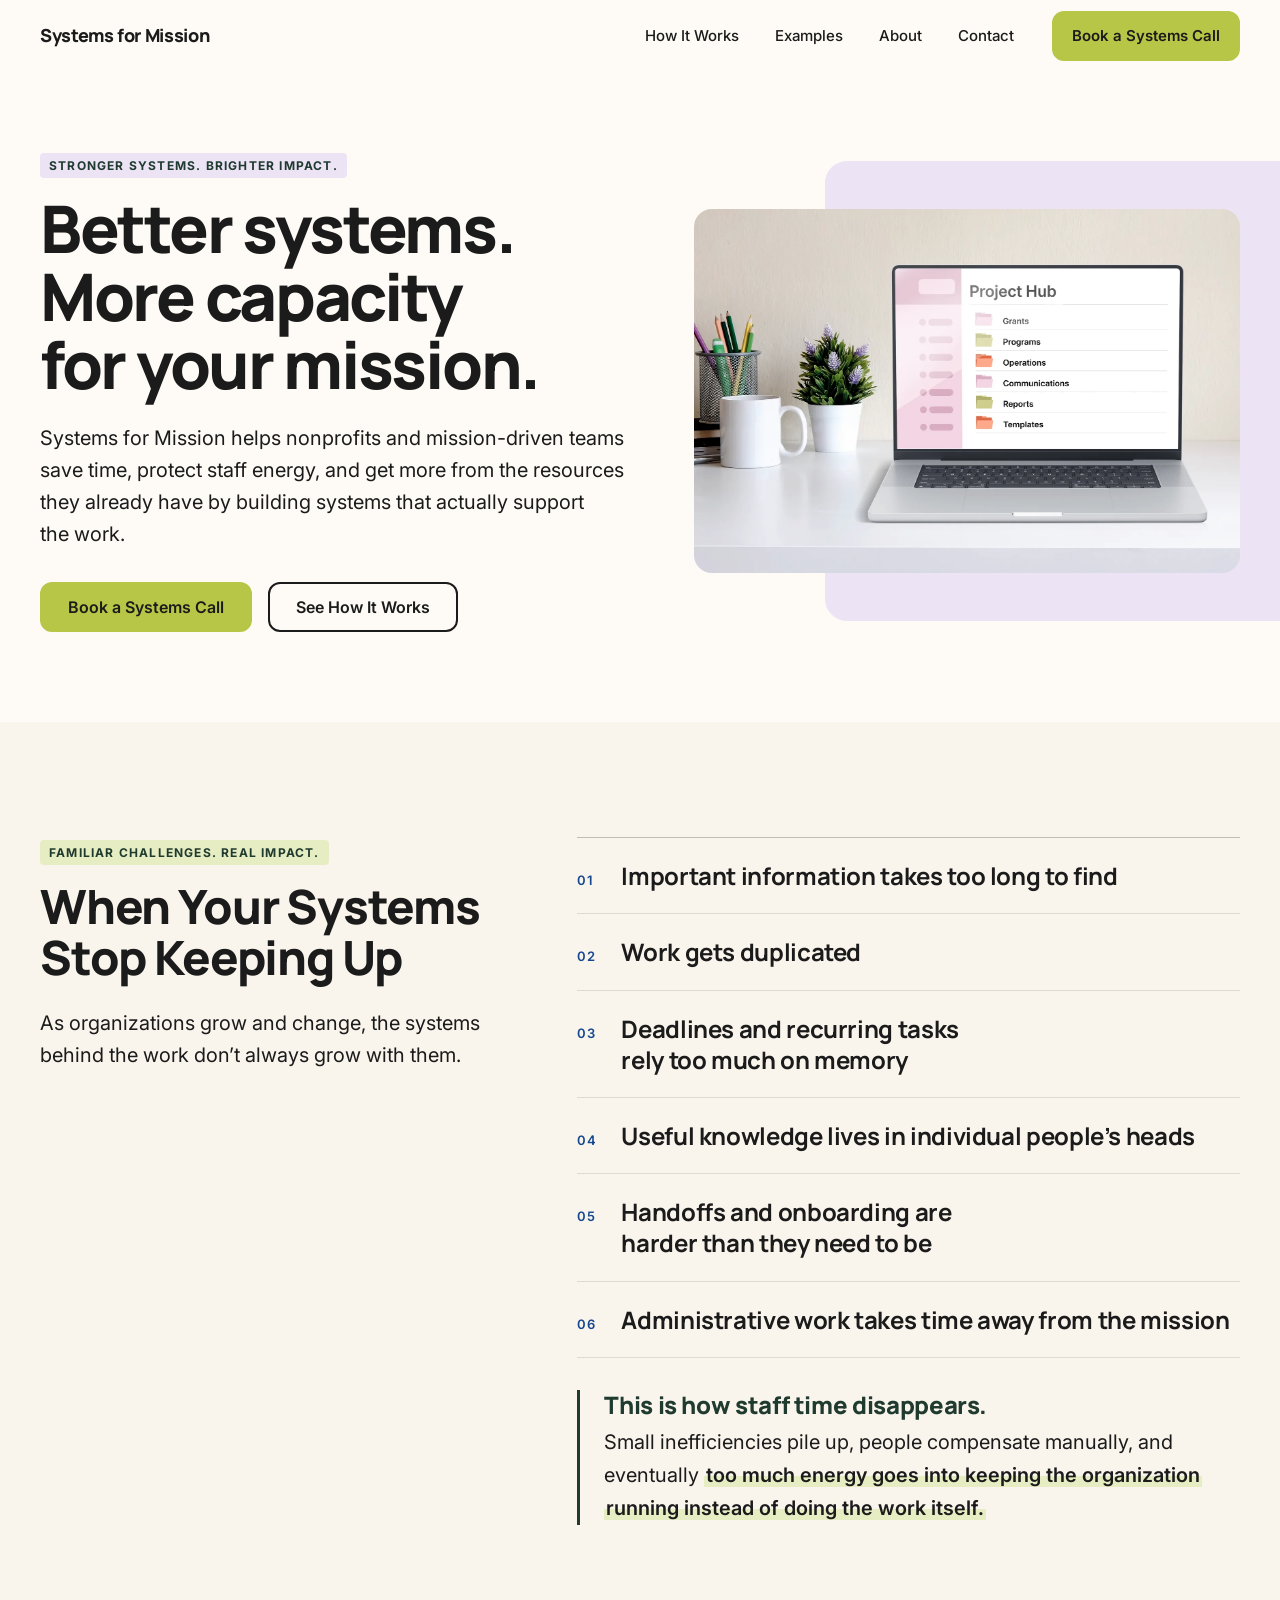
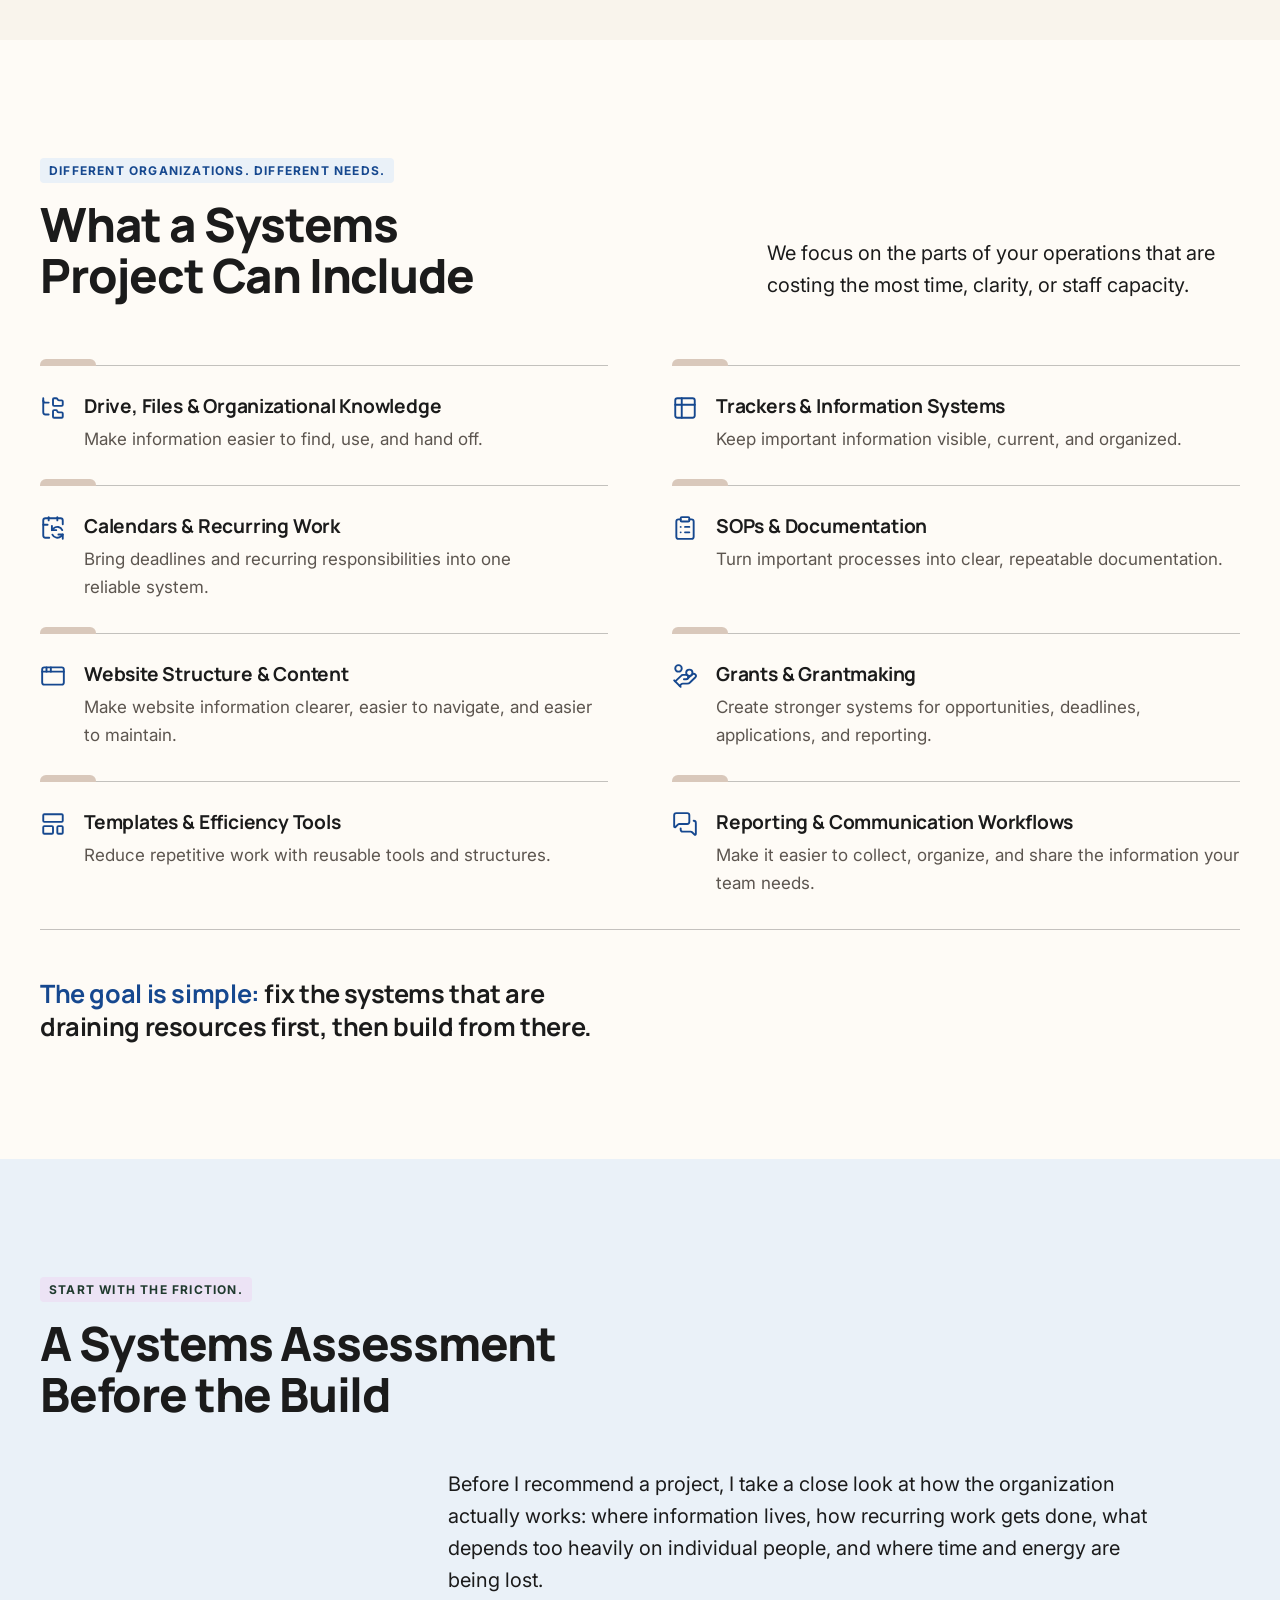
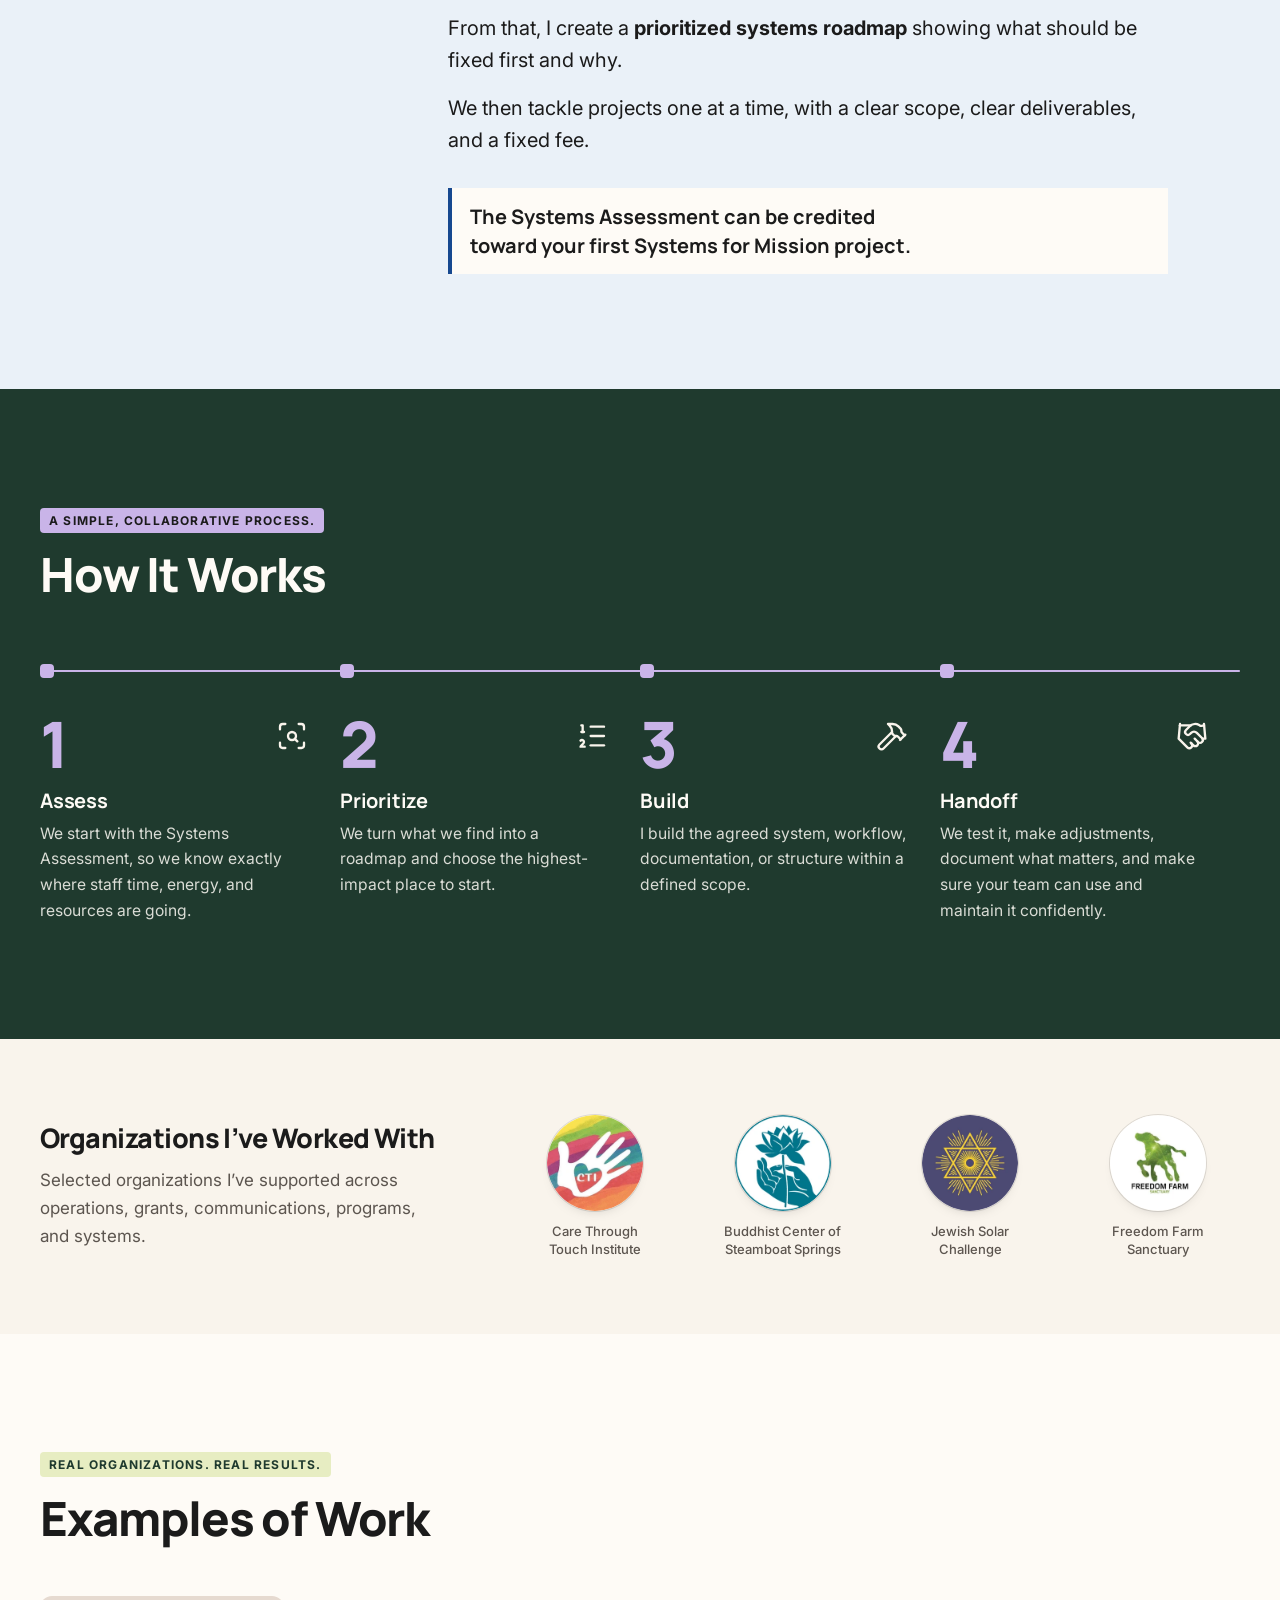
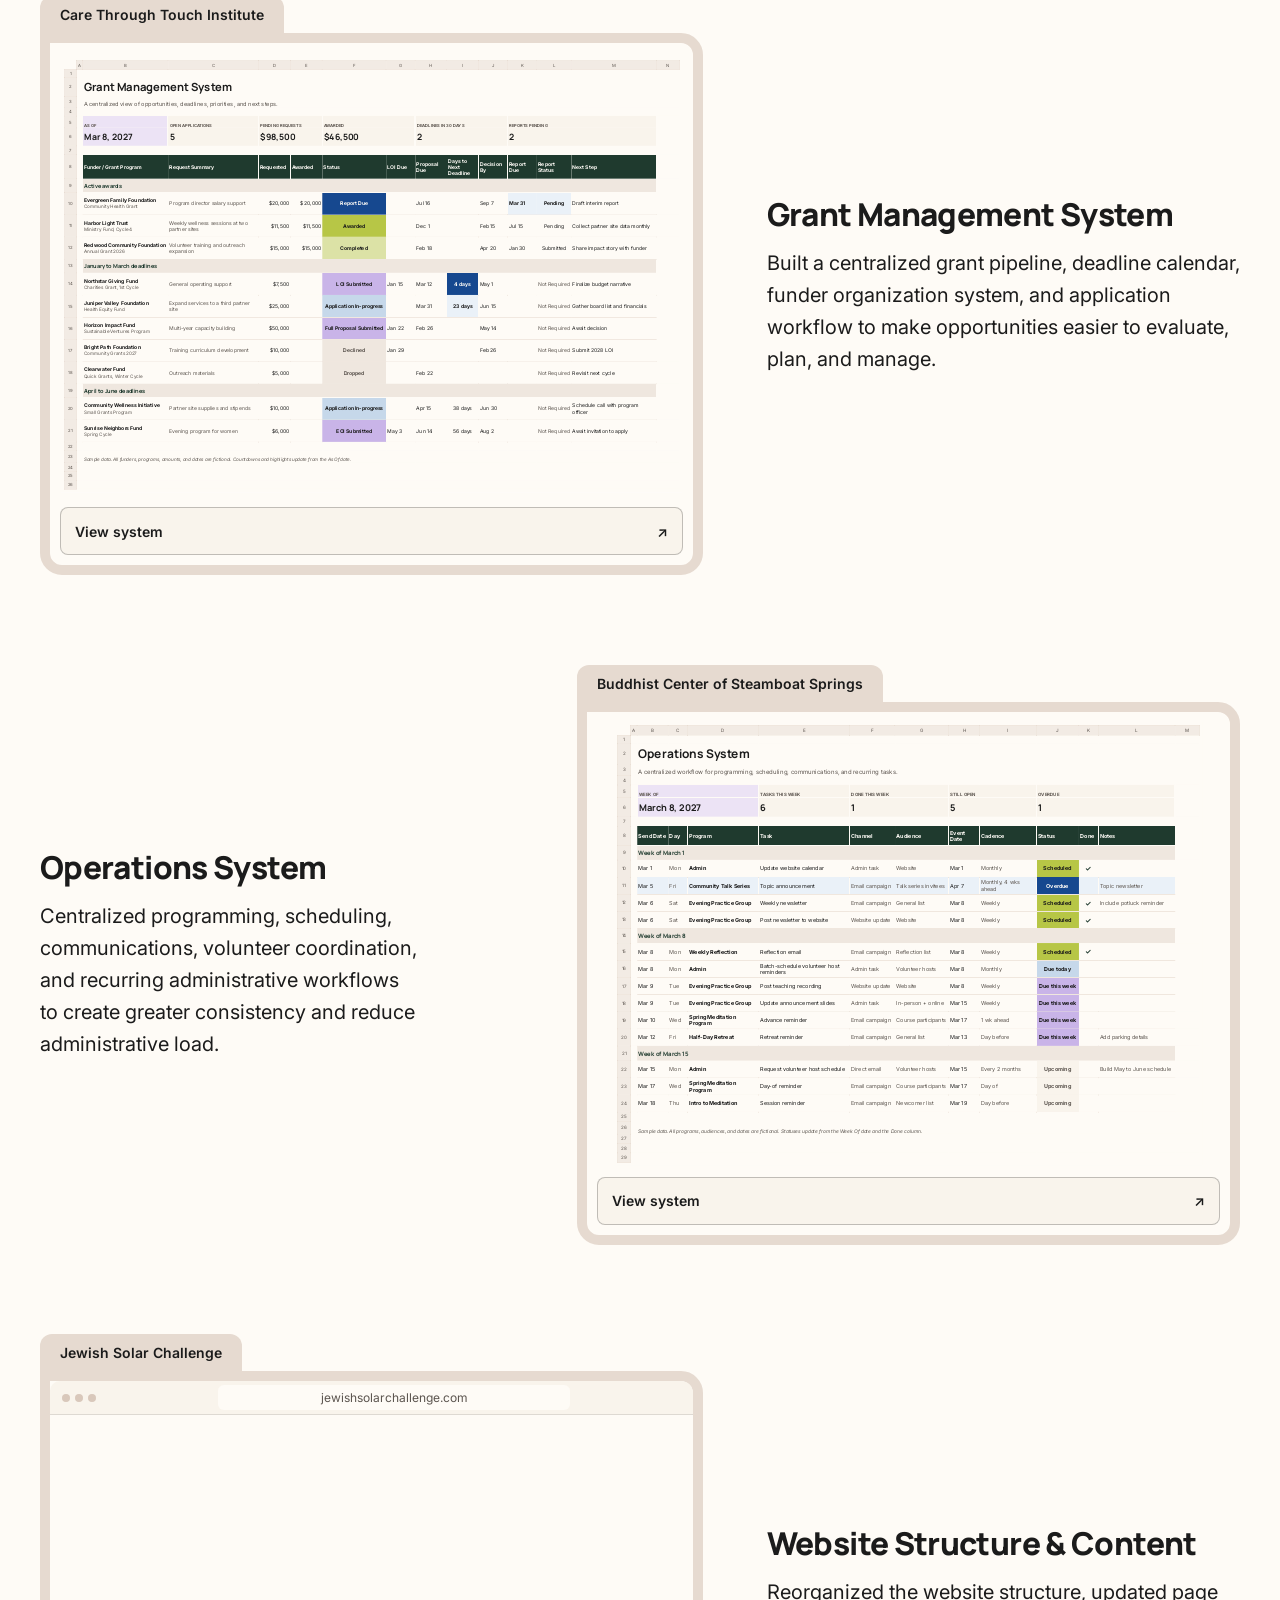
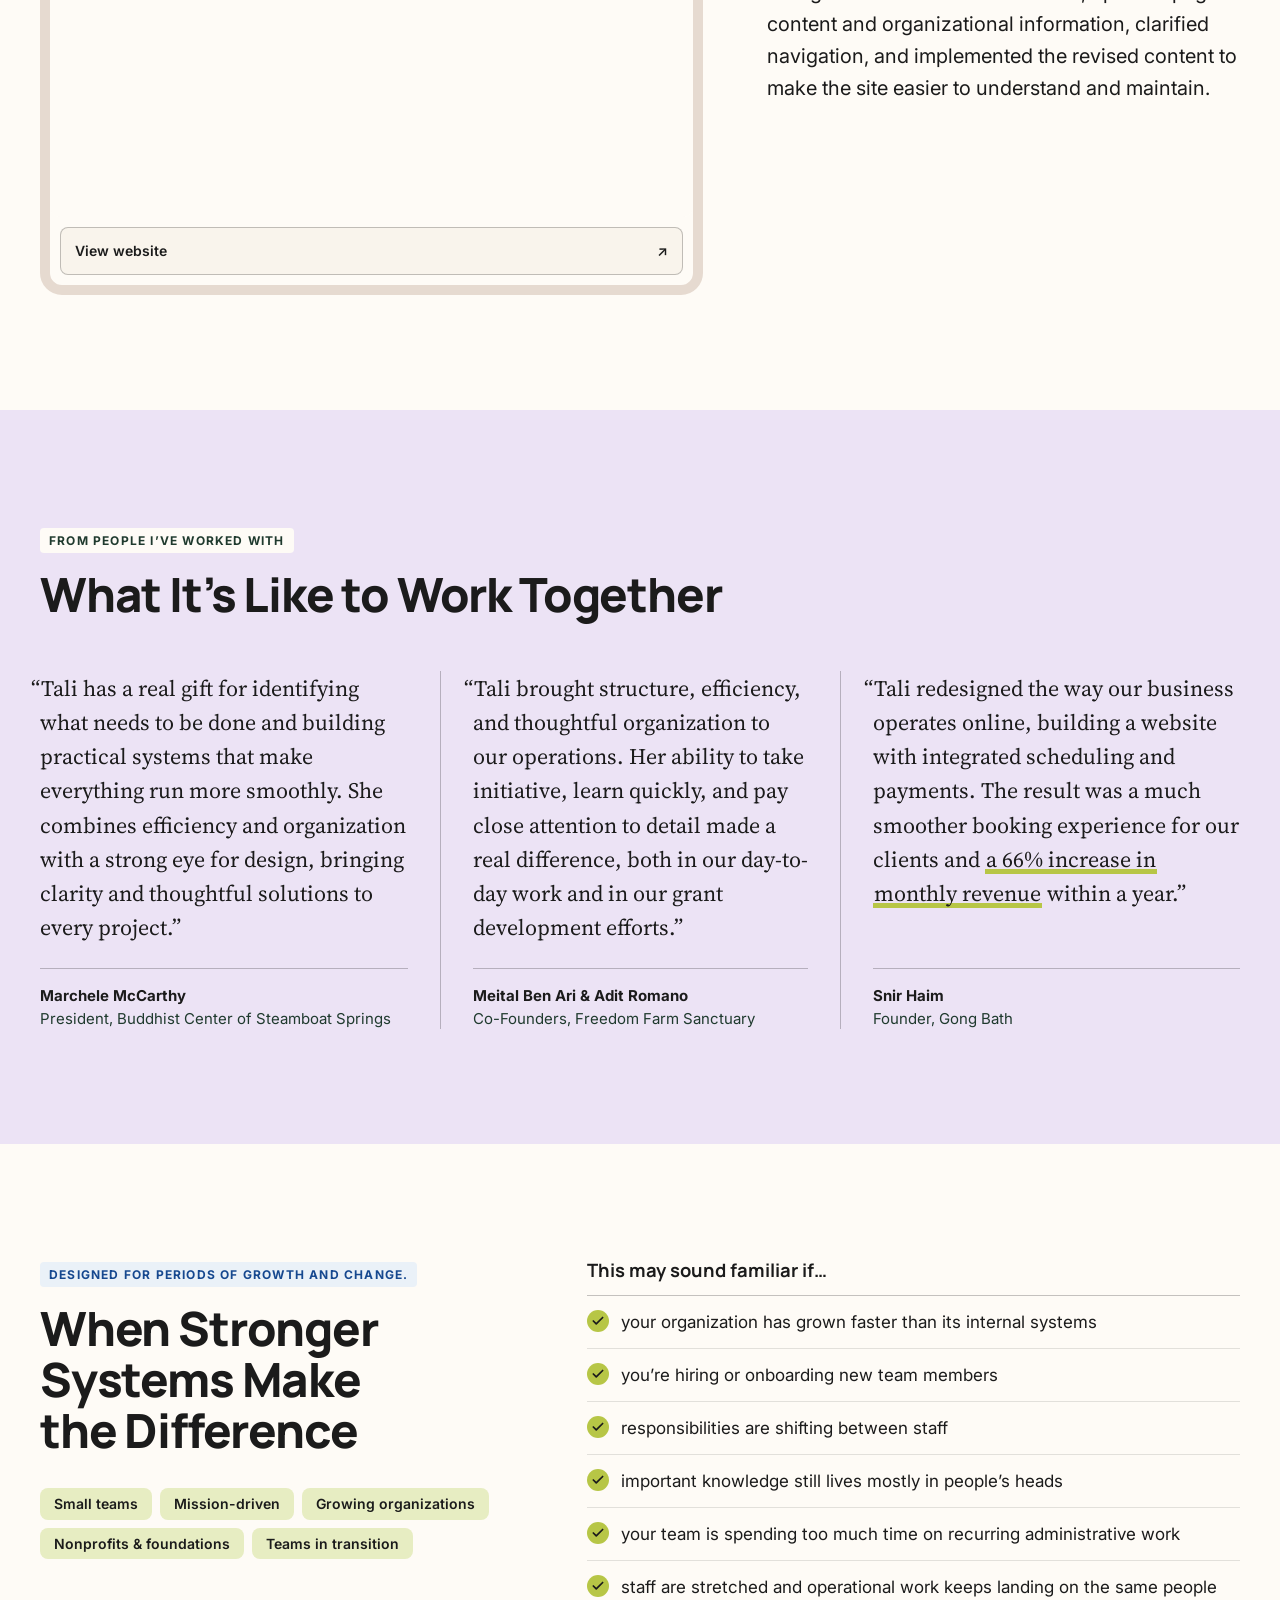
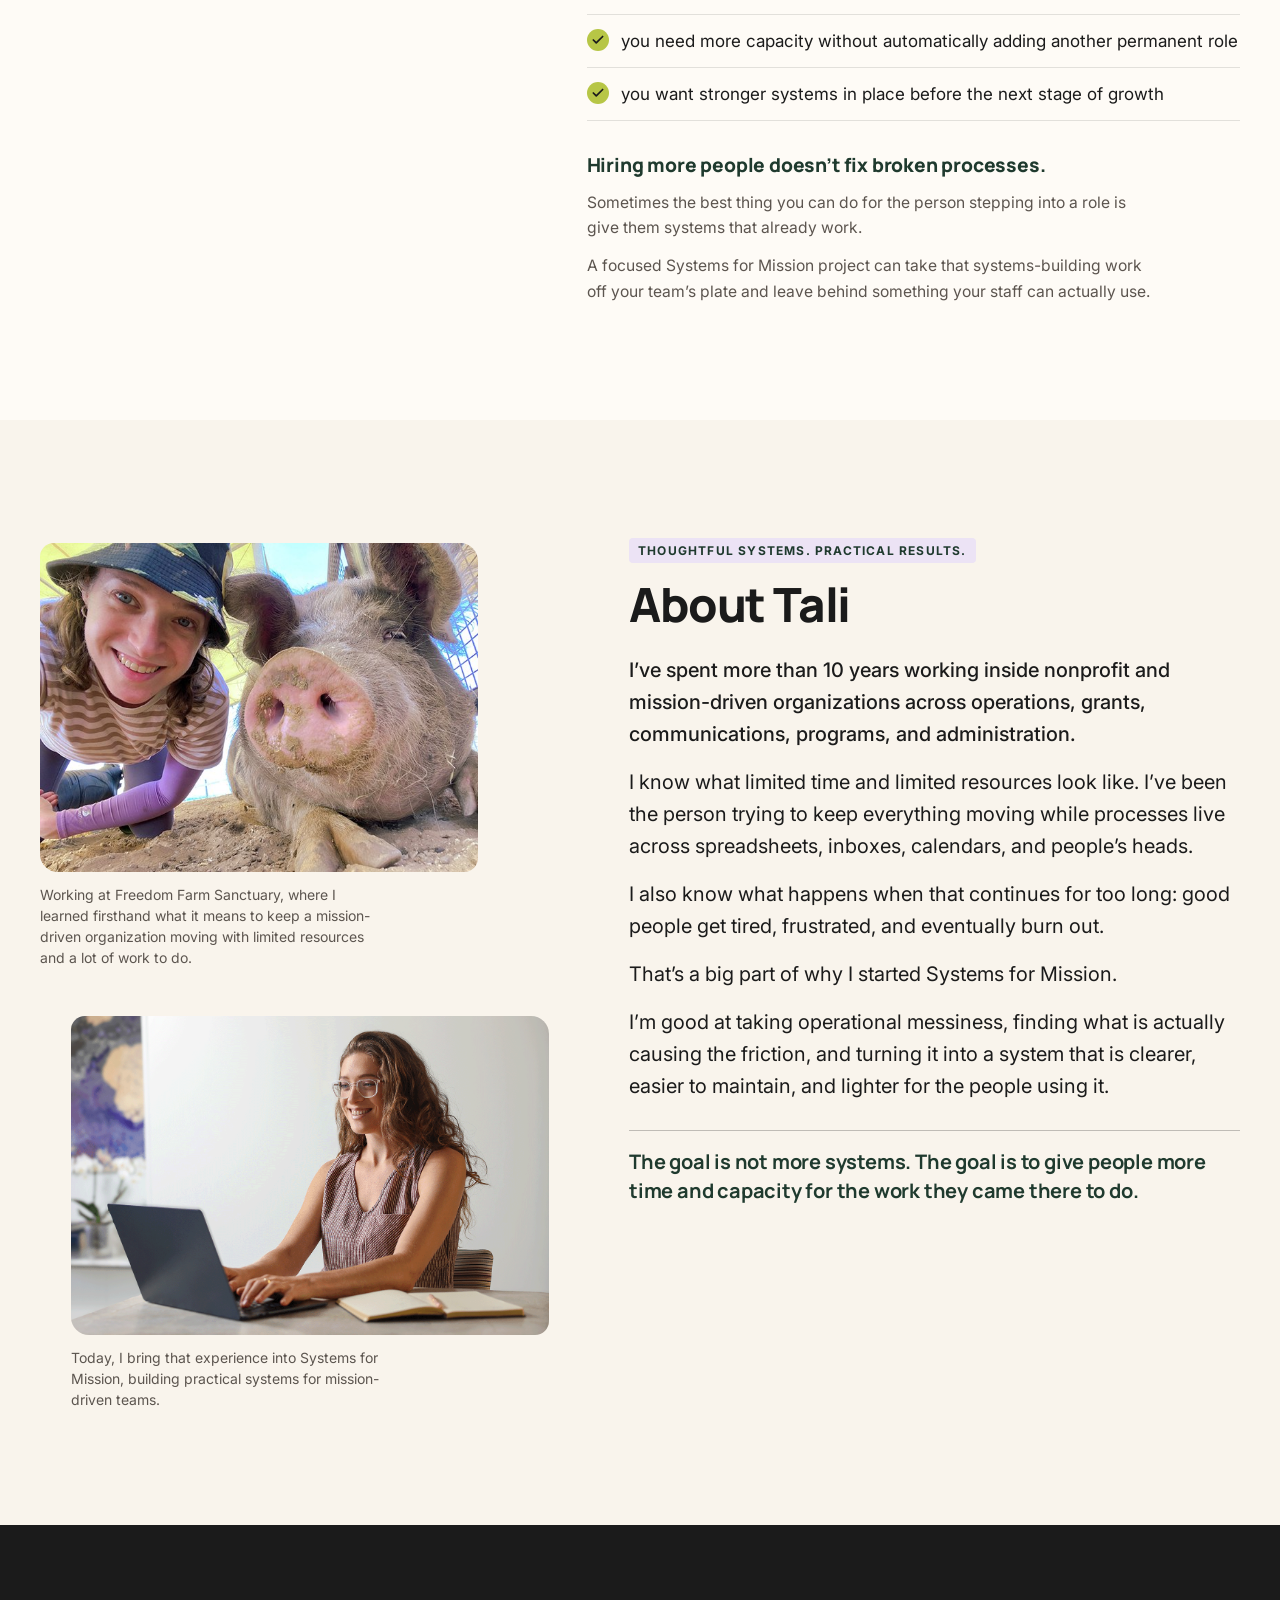
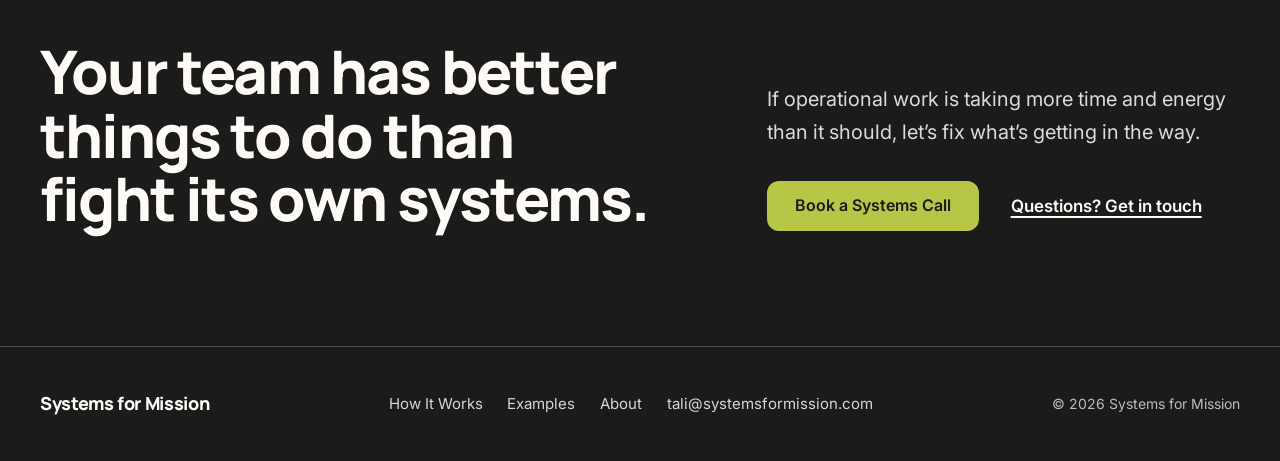
<file: index.html>
<!doctype html>
<html lang="en">
<head>
  <meta charset="utf-8">
  <meta name="viewport" content="width=device-width, initial-scale=1">
  <title>Systems for Mission | Practical Systems for Nonprofits and Mission-Driven Teams</title>
  <meta name="description" content="Systems for Mission helps nonprofits and mission-driven teams save time, protect staff energy, and get more from the resources they already have, with systems that actually support the work.">
  <meta name="theme-color" content="#FEFBF6">

  <!-- Set og:url and an absolute og:image when the production domain and social image are ready. -->
  <meta property="og:type" content="website">
  <meta property="og:site_name" content="Systems for Mission">
  <meta property="og:title" content="Systems for Mission | Practical Systems for Nonprofits and Mission-Driven Teams">
  <meta property="og:description" content="Systems for Mission helps nonprofits and mission-driven teams save time, protect staff energy, and get more from the resources they already have, with systems that actually support the work.">
  <meta name="twitter:card" content="summary">

  <!-- Brand favicon -->
  <link rel="icon" href="assets/favicon.svg" type="image/svg+xml">

  <link rel="preconnect" href="https://fonts.googleapis.com">
  <link rel="preconnect" href="https://fonts.gstatic.com" crossorigin>
  <link rel="stylesheet" href="https://fonts.googleapis.com/css2?family=Inter:wght@400;500;600;700&family=Manrope:wght@600;700;800&family=Source+Serif+4:opsz,wght@8..60,400&display=swap">
  <link rel="stylesheet" href="styles.css?v=20261031">
  <script src="script.js?v=20261025-2" defer></script>
</head>
<body>
  <svg class="sprite" aria-hidden="true" focusable="false">
    <symbol id="i-hand-coins" viewBox="0 0 24 24"><path d="M11 15h2a2 2 0 1 0 0-4h-3c-.6 0-1.1.2-1.4.6L3 17"/><path d="m7 21 1.6-1.4c.3-.4.8-.6 1.4-.6h4c1.1 0 2.1-.4 2.8-1.2l4.6-4.4a2 2 0 0 0-2.750-2.910l-4.2 3.9"/><path d="m2 16 6 6"/><circle cx="16" cy="9" r="2.9"/><circle cx="6" cy="5" r="3"/></symbol>
    <symbol id="i-table-2" viewBox="0 0 24 24"><path d="M3 9h18"/><path d="M9 3v18"/><rect x="3" y="3" width="18" height="18" rx="2"/></symbol>
    <symbol id="i-calendar-sync" viewBox="0 0 24 24"><path d="M11 10v4h4"/><path d="m11 14 1.535-1.605a5 5 0 018 1.5"/><path d="M16 2v3"/><path d="m21 18-1.535 1.605a5 5 0 01-8-1.5"/><path d="M21 22v-4h-4"/><path d="M21 8.517V5a2 2 0 00-2-2H5a2 2 0 00-2 2v14a2 2 0 002 2h3.517"/><path d="M3 9h4"/><path d="M8 2v3"/></symbol>
    <symbol id="i-clipboard-list" viewBox="0 0 24 24"><rect width="8" height="4" x="8" y="2" rx="1" ry="1"/><path d="M16 4h2a2 2 0 0 1 2 2v14a2 2 0 0 1-2 2H6a2 2 0 0 1-2-2V6a2 2 0 0 1 2-2h2"/><path d="M12 11h4"/><path d="M12 16h4"/><path d="M8 11h.01"/><path d="M8 16h.01"/></symbol>
    <symbol id="i-folder-tree" viewBox="0 0 24 24"><path d="M20 10a1 1 0 0 0 1-1V6a1 1 0 0 0-1-1h-2.5a1 1 0 0 1-.8-.4l-.9-1.2A1 1 0 0 0 15 3h-2a1 1 0 0 0-1 1v5a1 1 0 0 0 1 1Z"/><path d="M20 21a1 1 0 0 0 1-1v-3a1 1 0 0 0-1-1h-2.9a1 1 0 0 1-.88-.55l-.42-.85a1 1 0 0 0-.92-.6H13a1 1 0 0 0-1 1v5a1 1 0 0 0 1 1Z"/><path d="M3 5a2 2 0 0 0 2 2h3"/><path d="M3 3v13a2 2 0 0 0 2 2h3"/></symbol>
    <symbol id="i-layout-template" viewBox="0 0 24 24"><rect width="18" height="7" x="3" y="3" rx="1"/><rect width="9" height="7" x="3" y="14" rx="1"/><rect width="5" height="7" x="16" y="14" rx="1"/></symbol>
    <symbol id="i-messages-square" viewBox="0 0 24 24"><path d="M16 10a2 2 0 0 1-2 2H6.828a2 2 0 0 0-1.414.586l-2.202 2.202A.71.71 0 0 1 2 14.286V4a2 2 0 0 1 2-2h10a2 2 0 0 1 2 2z"/><path d="M20 9a2 2 0 0 1 2 2v10.286a.71.71 0 0 1-1.212.502l-2.202-2.202A2 2 0 0 0 17.172 19H10a2 2 0 0 1-2-2v-1"/></symbol>
    <symbol id="i-scan-search" viewBox="0 0 24 24"><path d="M3 7V5a2 2 0 0 1 2-2h2"/><path d="M17 3h2a2 2 0 0 1 2 2v2"/><path d="M21 17v2a2 2 0 0 1-2 2h-2"/><path d="M7 21H5a2 2 0 0 1-2-2v-2"/><circle cx="12" cy="12" r="3"/><path d="m16 16-1.9-1.9"/></symbol>
    <symbol id="i-list-ordered" viewBox="0 0 24 24"><path d="M11 5h10"/><path d="M11 12h10"/><path d="M11 19h10"/><path d="M4 4h1v5"/><path d="M4 9h2"/><path d="M6.5 20H3.4c0-1 2.6-1.925 2.6-3.5a1.5 1.5 0 0 0-2.6-1.020"/></symbol>
    <symbol id="i-hammer" viewBox="0 0 24 24"><path d="m15 12-9.373 9.373a1 1 0 0 1-3.001-3L12 9"/><path d="m18 15 4-4"/><path d="m21.5 11.5-1.914-1.914A2 2 0 0 1 19 8.172v-.344a2 2 0 0 0-.586-1.414l-1.657-1.657A6 6 0 0 0 12.516 3H9l1.243 1.243A6 6 0 0 1 12 8.485V10l2 2h1.172a2 2 0 0 1 1.414.586L18.5 14.5"/></symbol>
    <symbol id="i-handshake" viewBox="0 0 24 24"><path d="m11 17 2 2a1 1 0 1 0 3-3"/><path d="m14 14 2.5 2.5a1 1 0 1 0 3-3l-3.880-3.880a3 3 0 0 0-4.240 0l-.880.880a1 1 0 1 1-3-3l2.810-2.810a5.790 5.790 0 0 1 7.060-.870l.470.280a2 2 0 0 0 1.420.250L21 4"/><path d="m21 3 1 11h-2"/><path d="M3 3 2 14l6.5 6.5a1 1 0 1 0 3-3"/><path d="M3 4h8"/></symbol>
    <symbol id="i-check" viewBox="0 0 24 24"><path d="M20 6 9 17l-5-5"/></symbol>
    <symbol id="i-menu" viewBox="0 0 24 24"><path d="M4 5h16"/><path d="M4 12h16"/><path d="M4 19h16"/></symbol>
    <symbol id="i-app-window" viewBox="0 0 24 24"><rect x="2" y="4" width="20" height="16" rx="2"/><path d="M10 4v4"/><path d="M2 8h20"/><path d="M6 4v4"/></symbol>
    <symbol id="i-x" viewBox="0 0 24 24"><path d="M18 6 6 18"/><path d="m6 6 12 12"/></symbol>
  </svg>
  <a class="skip-link" href="#main">Skip to main content</a>

  <header class="site-header" id="top">
    <div class="container header-inner">
      <a class="wordmark" href="#top" aria-label="Systems for Mission, back to top">Systems for Mission</a>

      <nav class="site-nav" id="site-nav" aria-label="Main">
        <ul class="nav-list">
          <li><a href="#how-it-works">How It Works</a></li>
          <li><a href="#examples">Examples</a></li>
          <li><a href="#about">About</a></li>
          <li><a href="#contact">Contact</a></li>
        </ul>
        <a class="btn btn-primary nav-cta-mobile" data-booking-link href="https://calendar.app.google/9UeecWa3Zx319Jja9" target="_blank" rel="noopener noreferrer">Book a Systems Call<span class="visually-hidden"> (opens in a new tab)</span></a>
      </nav>

      <div class="header-actions">
        <a class="btn btn-primary btn-sm header-cta" data-booking-link href="https://calendar.app.google/9UeecWa3Zx319Jja9" target="_blank" rel="noopener noreferrer">Book a Systems Call<span class="visually-hidden"> (opens in a new tab)</span></a>
        <button class="menu-toggle" type="button" aria-expanded="false" aria-controls="site-nav">
          <svg class="icon icon-ui icon-open" aria-hidden="true"><use href="#i-menu"/></svg>
          <svg class="icon icon-ui icon-close" aria-hidden="true"><use href="#i-x"/></svg>
          <span class="visually-hidden">Menu</span>
        </button>
      </div>
    </div>
  </header>

  <main id="main" tabindex="-1">

    <!-- HERO -->
    <section class="hero" aria-labelledby="hero-title">
      <div class="container hero-grid">
        <div class="hero-copy">
          <p class="label label-lavender">Stronger systems. Brighter impact.</p>
          <h1 class="hero-title" id="hero-title">
            <span>Better systems.</span>
            <span>More capacity</span>
            <span>for your mission.</span>
          </h1>
          <p class="hero-lead">Systems for Mission helps nonprofits and mission-driven teams save time, protect staff energy, and get more from the resources they already have by building systems that actually support the work.</p>
          <div class="btn-row">
            <a class="btn btn-primary" data-booking-link href="https://calendar.app.google/9UeecWa3Zx319Jja9" target="_blank" rel="noopener noreferrer">Book a Systems Call<span class="visually-hidden"> (opens in a new tab)</span></a>
            <a class="btn btn-secondary" href="#how-it-works">See How It Works</a>
          </div>
        </div>
        <div class="hero-media">
          <img src="assets/hero-systems-for-mission.webp" width="1600" height="1067" fetchpriority="high" decoding="async"
               alt="A laptop on a bright desk showing an organized Project Hub, with folders for Grants, Programs, Operations, Communications, Reports, and Templates.">
        </div>
      </div>
    </section>

    <!-- PAIN POINTS: a plain editorial list -->
    <section class="section section-cream pain" aria-labelledby="pain-title">
      <div class="container pain-grid">
        <header class="pain-head" data-reveal>
          <p class="label label-citron">Familiar challenges. Real impact.</p>
          <h2 class="section-title" id="pain-title">When Your Systems Stop Keeping Up</h2>
          <p class="section-intro">As organizations grow and change, the systems behind the work don’t always grow with them.</p>
        </header>
        <div class="pain-body">
          <ul class="friction-list" role="list" style="--stagger:90ms">
            <li data-reveal style="--d:1"><span class="friction-num" aria-hidden="true">01</span>Important information takes too long to find</li>
            <li data-reveal style="--d:2"><span class="friction-num" aria-hidden="true">02</span>Work gets duplicated</li>
            <li data-reveal style="--d:3"><span class="friction-num" aria-hidden="true">03</span>Deadlines and recurring tasks rely too much on memory</li>
            <li data-reveal style="--d:4"><span class="friction-num" aria-hidden="true">04</span>Useful knowledge lives in individual people’s heads</li>
            <li data-reveal style="--d:5"><span class="friction-num" aria-hidden="true">05</span>Handoffs and onboarding are harder than they need to be</li>
            <li data-reveal style="--d:6"><span class="friction-num" aria-hidden="true">06</span>Administrative work takes time away from the mission</li>
          </ul>
          <p class="pain-close" data-reveal><strong class="pain-close-lead">This is how staff time disappears.</strong> Small inefficiencies pile up, people compensate manually, and eventually <mark class="marker">too much energy goes into keeping the organization running instead of doing the work itself.</mark></p>
        </div>
      </div>
    </section>

    <!-- SYSTEMS PROJECT AREAS: two-column list with a small folder-tab accent -->
    <section class="section projects" id="services" aria-labelledby="projects-title">
      <div class="container">
        <header class="projects-head" data-reveal>
          <div>
            <p class="label label-polar">Different organizations. Different needs.</p>
            <h2 class="section-title" id="projects-title">What a Systems Project Can Include</h2>
          </div>
          <p class="section-intro">We focus on the parts of your operations that are costing the most time, clarity, or staff capacity.</p>
        </header>

        <ul class="project-list" role="list" style="--stagger:70ms">
          <li class="project" data-reveal style="--d:1">
            <svg class="icon project-icon" aria-hidden="true"><use href="#i-folder-tree"/></svg>
            <div>
              <h3 class="project-title">Drive, Files &amp; Organizational Knowledge</h3>
              <p>Make information easier to find, use, and hand off.</p>
            </div>
          </li>
          <li class="project" data-reveal style="--d:2">
            <svg class="icon project-icon" aria-hidden="true"><use href="#i-table-2"/></svg>
            <div>
              <h3 class="project-title">Trackers &amp; Information Systems</h3>
              <p>Keep important information visible, current, and organized.</p>
            </div>
          </li>
          <li class="project" data-reveal style="--d:3">
            <svg class="icon project-icon" aria-hidden="true"><use href="#i-calendar-sync"/></svg>
            <div>
              <h3 class="project-title">Calendars &amp; Recurring Work</h3>
              <p>Bring deadlines and recurring responsibilities into one reliable system.</p>
            </div>
          </li>
          <li class="project" data-reveal style="--d:4">
            <svg class="icon project-icon" aria-hidden="true"><use href="#i-clipboard-list"/></svg>
            <div>
              <h3 class="project-title">SOPs &amp; Documentation</h3>
              <p>Turn important processes into clear, repeatable documentation.</p>
            </div>
          </li>
          <li class="project" data-reveal style="--d:5">
            <svg class="icon project-icon" aria-hidden="true"><use href="#i-app-window"/></svg>
            <div>
              <h3 class="project-title">Website Structure &amp; Content</h3>
              <p>Make website information clearer, easier to navigate, and easier to maintain.</p>
            </div>
          </li>
          <li class="project" data-reveal style="--d:6">
            <svg class="icon project-icon" aria-hidden="true"><use href="#i-hand-coins"/></svg>
            <div>
              <h3 class="project-title">Grants &amp; Grantmaking</h3>
              <p>Create stronger systems for opportunities, deadlines, applications, and reporting.</p>
            </div>
          </li>
          <li class="project" data-reveal style="--d:7">
            <svg class="icon project-icon" aria-hidden="true"><use href="#i-layout-template"/></svg>
            <div>
              <h3 class="project-title">Templates &amp; Efficiency Tools</h3>
              <p>Reduce repetitive work with reusable tools and structures.</p>
            </div>
          </li>
          <li class="project" data-reveal style="--d:8">
            <svg class="icon project-icon" aria-hidden="true"><use href="#i-messages-square"/></svg>
            <div>
              <h3 class="project-title">Reporting &amp; Communication Workflows</h3>
              <p>Make it easier to collect, organize, and share the information your team needs.</p>
            </div>
          </li>
        </ul>

        <p class="projects-close" data-reveal><span class="projects-close-lead">The goal is simple:</span> fix the systems that are draining resources first, then build from there.</p>
      </div>
    </section>

    <!-- SYSTEMS ASSESSMENT -->
    <section class="section assessment" id="assessment" aria-labelledby="assessment-title">
      <div class="container assessment-grid">
        <header class="assessment-head" data-reveal>
          <p class="label label-lavender">Start with the friction.</p>
          <h2 class="section-title" id="assessment-title">A Systems Assessment Before the Build</h2>
        </header>
        <div class="assessment-body" data-reveal style="--d:1">
          <p>Before I recommend a project, I take a close look at how the organization actually works: where information lives, how recurring work gets done, what depends too heavily on individual people, and where time and energy are being lost.</p>
          <p>From that, I create a <strong>prioritized systems roadmap</strong> showing what should be fixed first and why.</p>
          <p>We then tackle projects one at a time, with a clear scope, clear deliverables, and a fixed fee.</p>
          <p class="assessment-note">The Systems Assessment can be credited toward your first Systems for Mission project.</p>
        </div>
      </div>
    </section>

    <!-- HOW IT WORKS: Pine section with a process timeline -->
    <section class="section how" id="how-it-works" aria-labelledby="how-title">
      <div class="container">
        <header class="how-head" data-reveal>
          <p class="label label-on-dark">A simple, collaborative process.</p>
          <h2 class="section-title" id="how-title">How It Works</h2>
        </header>
        <ol class="steps">
          <li class="step">
            <span class="step-node" aria-hidden="true"></span>
            <div class="step-head">
              <span class="step-num" aria-hidden="true">1</span>
              <svg class="icon icon-step" aria-hidden="true"><use href="#i-scan-search"/></svg>
            </div>
            <h3 class="step-title"><span class="visually-hidden">Step 1: </span>Assess</h3>
            <p>We start with the Systems Assessment, so we know exactly where staff time, energy, and resources are going.</p>
          </li>
          <li class="step">
            <span class="step-node" aria-hidden="true"></span>
            <div class="step-head">
              <span class="step-num" aria-hidden="true">2</span>
              <svg class="icon icon-step" aria-hidden="true"><use href="#i-list-ordered"/></svg>
            </div>
            <h3 class="step-title"><span class="visually-hidden">Step 2: </span>Prioritize</h3>
            <p>We turn what we find into a roadmap and choose the highest-impact place to start.</p>
          </li>
          <li class="step">
            <span class="step-node" aria-hidden="true"></span>
            <div class="step-head">
              <span class="step-num" aria-hidden="true">3</span>
              <svg class="icon icon-step" aria-hidden="true"><use href="#i-hammer"/></svg>
            </div>
            <h3 class="step-title"><span class="visually-hidden">Step 3: </span>Build</h3>
            <p>I build the agreed system, workflow, documentation, or structure within a defined scope.</p>
          </li>
          <li class="step">
            <span class="step-node" aria-hidden="true"></span>
            <div class="step-head">
              <span class="step-num" aria-hidden="true">4</span>
              <svg class="icon icon-step" aria-hidden="true"><use href="#i-handshake"/></svg>
            </div>
            <h3 class="step-title"><span class="visually-hidden">Step 4: </span>Handoff</h3>
            <p>We test it, make adjustments, document what matters, and make sure your team can use and maintain it confidently.</p>
          </li>
        </ol>
      </div>
    </section>

    <!-- ORGANIZATIONS: credibility, directly before the work examples -->
    <section class="orgs" aria-labelledby="orgs-title">
      <div class="container orgs-grid">
        <div class="orgs-copy" data-reveal>
          <h2 class="orgs-title" id="orgs-title">Organizations I’ve Worked With</h2>
          <p>Selected organizations I’ve supported across operations, grants, communications, programs, and systems.</p>
        </div>
        <ul class="logo-list">
          <li class="logo-item" data-reveal style="--d:1">
            <a class="logo-link" href="https://www.carethroughtouch.org/" target="_blank" rel="noopener noreferrer">
              <img src="assets/logo-cti.webp" width="240" height="240" loading="lazy" decoding="async" alt="">
              <span>Care Through Touch Institute</span><span class="visually-hidden"> (opens in a new tab)</span>
            </a>
          </li>
          <li class="logo-item" data-reveal style="--d:2">
            <a class="logo-link" href="https://www.steamboatbuddhistcenter.org/" target="_blank" rel="noopener noreferrer">
              <img src="assets/logo-buddhist-center.webp" width="240" height="240" loading="lazy" decoding="async" alt="">
              <span>Buddhist Center of Steamboat Springs</span><span class="visually-hidden"> (opens in a new tab)</span>
            </a>
          </li>
          <li class="logo-item" data-reveal style="--d:3">
            <a class="logo-link" href="https://www.jewishsolarchallenge.com/" target="_blank" rel="noopener noreferrer">
              <img src="assets/logo-jewish-solar-challenge.webp" width="240" height="240" loading="lazy" decoding="async" alt="">
              <span>Jewish Solar Challenge</span><span class="visually-hidden"> (opens in a new tab)</span>
            </a>
          </li>
          <li class="logo-item" data-reveal style="--d:4">
            <a class="logo-link" href="https://www.freedom-farm.org.il/en/" target="_blank" rel="noopener noreferrer">
              <img src="assets/logo-freedom-farm-sanctuary.webp" width="240" height="240" loading="lazy" decoding="async" alt="">
              <span>Freedom Farm Sanctuary</span><span class="visually-hidden"> (opens in a new tab)</span>
            </a>
          </li>
        </ul>
      </div>
    </section>

    <!-- EXAMPLES: complete, locally rendered HTML systems -->
    <section class="section examples" id="examples" aria-labelledby="examples-title">
      <div class="container">
        <header class="section-head" data-reveal>
          <p class="label label-citron">Real organizations. Real results.</p>
          <h2 class="section-title" id="examples-title">Examples of Work</h2>
        </header>

        <div class="cases">
          <article class="case" data-reveal>
            <div class="case-file">
              <p class="case-tab">Care Through Touch Institute</p>
              <div class="case-media system-preview" data-system="assets/grant-pipeline.html">
                <div class="system-overview" aria-hidden="true">
                  <iframe src="assets/grant-pipeline.html" title="Grant Management System overview" loading="lazy" tabindex="-1" inert></iframe>
                  <p class="preview-fallback">Open the full preview to explore this system.</p>
                </div>
                <a class="preview-open" href="assets/grant-pipeline.html" data-preview data-title="Grant Management System">View system <span aria-hidden="true">↗</span><span class="visually-hidden">: Grant Management System</span></a>
              </div>
            </div>
            <div class="case-copy">
              <h3 class="case-title">Grant Management System</h3>
              <p>Built a centralized grant pipeline, deadline calendar, funder organization system, and application workflow to make opportunities easier to evaluate, plan, and manage.</p>
            </div>
          </article>

          <article class="case case-flip" data-reveal>
            <div class="case-file">
              <p class="case-tab">Buddhist Center of Steamboat Springs</p>
              <div class="case-media system-preview" data-system="assets/operations-tracker.html">
                <div class="system-overview" aria-hidden="true">
                  <iframe src="assets/operations-tracker.html" title="Operations System overview" loading="lazy" tabindex="-1" inert></iframe>
                  <p class="preview-fallback">Open the full preview to explore this system.</p>
                </div>
                <a class="preview-open" href="assets/operations-tracker.html" data-preview data-title="Operations System">View system <span aria-hidden="true">↗</span><span class="visually-hidden">: Operations System</span></a>
              </div>
            </div>
            <div class="case-copy">
              <h3 class="case-title">Operations System</h3>
              <p>Centralized programming, scheduling, communications, volunteer coordination, and recurring administrative workflows to create greater consistency and reduce administrative load.</p>
            </div>
          </article>

          <article class="case" data-reveal>
            <div class="case-file">
              <p class="case-tab">Jewish Solar Challenge</p>
              <div class="case-media site-preview">
                <div class="site-bar" aria-hidden="true">
                  <span class="site-dots"><i></i><i></i><i></i></span>
                  <span class="site-url">jewishsolarchallenge.com</span>
                </div>
                <div class="site-frame">
                  <!-- Rendered at a fixed desktop width and scaled to fit, so phones still see the desktop layout. -->
                  <iframe src="https://www.jewishsolarchallenge.com/"
                          title="Jewish Solar Challenge website, desktop homepage preview"
                          loading="lazy"></iframe>
                </div>
                <a class="preview-open" href="https://www.jewishsolarchallenge.com/" target="_blank" rel="noopener noreferrer">View website <span aria-hidden="true">↗</span><span class="visually-hidden">: Jewish Solar Challenge (opens in a new tab)</span></a>
              </div>
            </div>
            <div class="case-copy">
              <h3 class="case-title">Website Structure &amp; Content</h3>
              <p>Reorganized the website structure, updated page content and organizational information, clarified navigation, and implemented the revised content to make the site easier to understand and maintain.</p>
            </div>
          </article>
        </div>
      </div>
    </section>

    <!-- TESTIMONIAL -->
    <section class="section testimonials-section" aria-labelledby="testimonials-title">
      <div class="container testimonials-grid">
        <header class="section-head" data-reveal>
          <p class="label label-ivory">From people I’ve worked with</p>
          <h2 class="section-title" id="testimonials-title">What It’s Like to Work Together</h2>
        </header>

        <div class="testimonials">
          <figure class="quote" data-reveal style="--d:1">
            <blockquote>
              <p>“Tali has a real gift for identifying what needs to be done and building practical systems that make everything run more smoothly. She combines efficiency and organization with a strong eye for design, bringing clarity and thoughtful solutions to every project.”</p>
            </blockquote>
            <figcaption><strong>Marchele McCarthy</strong><span>President, Buddhist Center of Steamboat Springs</span></figcaption>
          </figure>
          <figure class="quote" data-reveal style="--d:2">
            <blockquote>
              <p>“Tali brought structure, efficiency, and thoughtful organization to our operations. Her ability to take initiative, learn quickly, and pay close attention to detail made a real difference, both in our day-to-day work and in our grant development efforts.”</p>
            </blockquote>
            <figcaption><strong>Meital Ben Ari &amp; Adit Romano</strong><span>Co-Founders, Freedom Farm Sanctuary</span></figcaption>
          </figure>
          <figure class="quote" data-reveal style="--d:3">
            <blockquote>
              <p>“Tali redesigned the way our business operates online, building a website with integrated scheduling and payments. The result was a much smoother booking experience for our clients and <span class="quote-stat">a 66% increase in monthly revenue</span> within a year.”</p>
            </blockquote>
            <figcaption><strong>Snir Haim</strong><span>Founder, Gong Bath</span></figcaption>
          </figure>
        </div>
      </div>
    </section>

    <!-- WHO IT'S FOR: organizational moments, not symptoms -->
    <section class="section audience" aria-labelledby="audience-title">
      <div class="container audience-grid">
        <div class="audience-intro" data-reveal>
          <p class="label label-polar">Designed for periods of growth and change.</p>
          <h2 class="section-title" id="audience-title">When Stronger Systems Make the Difference</h2>
          <ul class="tags" aria-label="Who this is for">
            <li>Small teams</li>
            <li>Mission-driven</li>
            <li>Growing organizations</li>
            <li>Nonprofits &amp; foundations</li>
            <li>Teams in transition</li>
          </ul>
        </div>
        <div class="audience-list" data-reveal style="--d:1">
          <h3 class="audience-list-title">This may sound familiar if…</h3>
          <ul class="check-list">
            <li><svg class="icon icon-check" aria-hidden="true"><use href="#i-check"/></svg>your organization has grown faster than its internal systems</li>
            <li><svg class="icon icon-check" aria-hidden="true"><use href="#i-check"/></svg>you’re hiring or onboarding new team members</li>
            <li><svg class="icon icon-check" aria-hidden="true"><use href="#i-check"/></svg>responsibilities are shifting between staff</li>
            <li><svg class="icon icon-check" aria-hidden="true"><use href="#i-check"/></svg>important knowledge still lives mostly in people’s heads</li>
            <li><svg class="icon icon-check" aria-hidden="true"><use href="#i-check"/></svg>your team is spending too much time on recurring administrative work</li>
            <li><svg class="icon icon-check" aria-hidden="true"><use href="#i-check"/></svg>staff are stretched and operational work keeps landing on the same people</li>
            <li><svg class="icon icon-check" aria-hidden="true"><use href="#i-check"/></svg>you need more capacity without automatically adding another permanent role</li>
            <li><svg class="icon icon-check" aria-hidden="true"><use href="#i-check"/></svg>you want stronger systems in place before the next stage of growth</li>
          </ul>
          <div class="audience-note">
            <p class="audience-note-lead">Hiring more people doesn’t fix broken processes.</p>
            <p>Sometimes the best thing you can do for the person stepping into a role is give them systems that already work.</p>
            <p>A focused Systems for Mission project can take that systems-building work off your team’s plate and leave behind something your staff can actually use.</p>
          </div>
        </div>
      </div>
    </section>

    <!-- ABOUT: two photos, then and now -->
    <section class="section section-cream about" id="about" aria-labelledby="about-title">
      <div class="container about-grid">
        <div class="about-copy" data-reveal style="--d:1">
          <p class="label label-lavender">Thoughtful systems. Practical results.</p>
          <h2 class="section-title" id="about-title">About Tali</h2>
          <div class="about-text">
            <p class="about-lead">I’ve spent more than 10 years working inside nonprofit and mission-driven organizations across operations, grants, communications, programs, and administration.</p>
            <p>I know what limited time and limited resources look like. I’ve been the person trying to keep everything moving while processes live across spreadsheets, inboxes, calendars, and people’s heads.</p>
            <p>I also know what happens when that continues for too long: good people get tired, frustrated, and eventually burn out.</p>
            <p>That’s a big part of why I started Systems for Mission.</p>
            <p>I’m good at taking operational messiness, finding what is actually causing the friction, and turning it into a system that is clearer, easier to maintain, and lighter for the people using it.</p>
            <p class="about-close">The goal is not more systems. The goal is to give people more time and capacity for the work they came there to do.</p>
          </div>
        </div>
        <div class="about-photos">
          <figure class="about-photo about-photo-then" data-reveal>
            <img src="assets/tali-freedom-farm.jpg" width="640" height="480" loading="lazy" decoding="async"
                 alt="Tali smiling beside a large pig resting in the straw at Freedom Farm Sanctuary.">
            <figcaption>Working at Freedom Farm Sanctuary, where I learned firsthand what it means to keep a mission-driven organization moving with limited resources and a lot of work to do.</figcaption>
          </figure>
          <figure class="about-photo about-photo-now" data-reveal style="--d:4">
            <img src="assets/tali-working-profile.png" width="1293" height="863" loading="lazy" decoding="async"
                 alt="Tali smiling while working at a laptop.">
            <figcaption>Today, I bring that experience into Systems for Mission, building practical systems for mission-driven teams.</figcaption>
          </figure>
        </div>
      </div>
    </section>

    <!-- FINAL CTA -->
    <section class="final-cta" id="contact" aria-labelledby="cta-title">
      <div class="container final-cta-inner">
        <h2 class="final-title" id="cta-title" data-reveal>Your team has better things to do than fight its own systems.</h2>
        <div class="final-body" data-reveal style="--d:2">
          <p class="final-lead">If operational work is taking more time and energy than it should, let’s fix what’s getting in the way.</p>
          <div class="btn-row">
            <a class="btn btn-primary btn-ambient" data-booking-link href="https://calendar.app.google/9UeecWa3Zx319Jja9" target="_blank" rel="noopener noreferrer">Book a Systems Call<span class="visually-hidden"> (opens in a new tab)</span></a>
            <a class="text-link" href="mailto:tali@systemsformission.com">Questions? Get in touch</a>
          </div>
        </div>
      </div>
    </section>
  </main>

  <dialog class="preview-dialog" aria-labelledby="preview-title" aria-describedby="preview-help">
    <div class="preview-toolbar">
      <h2 id="preview-title">System preview</h2>
      <button class="preview-close" type="button" autofocus><svg class="icon icon-ui" aria-hidden="true"><use href="#i-x"/></svg><span>Close</span></button>
      <p id="preview-help">Scroll to explore the full system, or fit the entire sheet in view.</p>
      <div class="preview-controls">
        <button class="btn btn-secondary preview-fit" type="button" aria-pressed="false">Fit entire sheet</button>
        <a class="text-link preview-direct" href="assets/grant-pipeline.html" target="_blank" rel="noopener">Open in new tab <span aria-hidden="true">↗</span></a>
      </div>
    </div>
    <div class="preview-viewport"><iframe title="Full system preview"></iframe></div>
  </dialog>

  <footer class="site-footer">
    <div class="container footer-inner">
      <a class="wordmark wordmark-light" href="#top">Systems for Mission</a>
      <nav aria-label="Footer">
        <ul class="footer-nav">
          <li><a href="#how-it-works">How It Works</a></li>
          <li><a href="#examples">Examples</a></li>
          <li><a href="#about">About</a></li>
          <li><a href="mailto:tali@systemsformission.com">tali@systemsformission.com</a></li>
        </ul>
      </nav>
      <p class="footer-legal">© <span data-year>2026</span> Systems for Mission</p>
    </div>
  </footer>
</body>
</html>
</file>
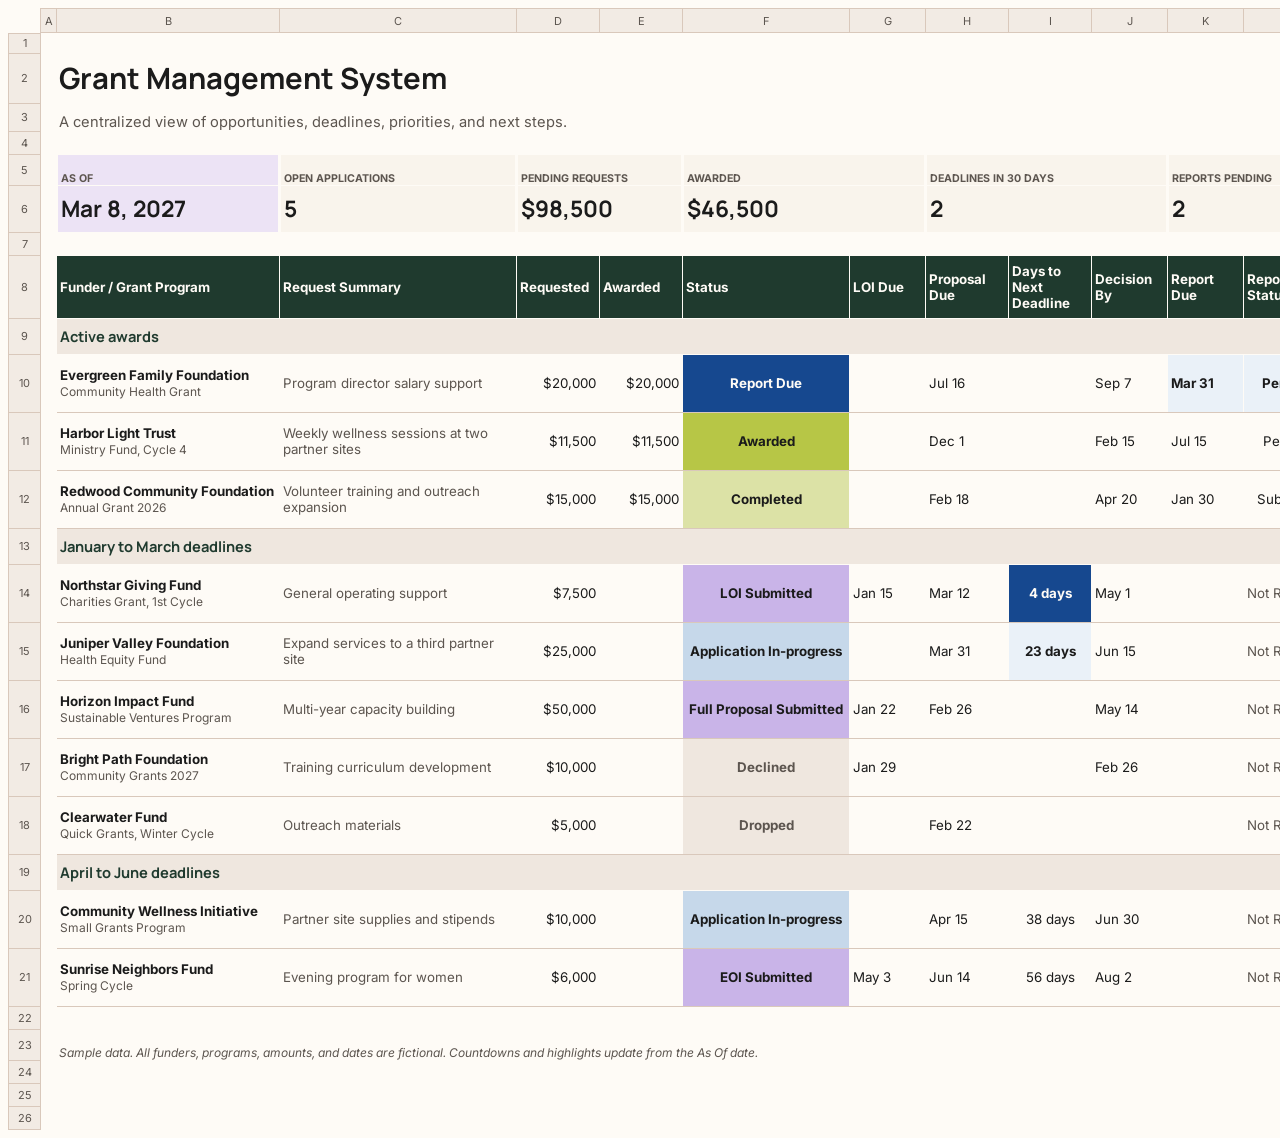
<file: assets/grant-pipeline.html>
<!doctype html>
<html lang="en"><head><meta charset="utf-8"><meta name="viewport" content="width=device-width, initial-scale=1">
<title>Grant Management System | Systems for Mission</title>
<link rel="stylesheet" href="resources/sheet.css">
<link rel="preconnect" href="https://fonts.googleapis.com"><link rel="preconnect" href="https://fonts.gstatic.com" crossorigin>
<link rel="stylesheet" href="https://fonts.googleapis.com/css2?family=Inter:wght@400;500;600;700&family=Manrope:wght@600;700;800&display=swap">
<style type="text/css">.ritz .waffle a { color: inherit; }.ritz .waffle .s13{border-bottom:1px SOLID #d9c8bb;border-right:1px SOLID transparent;background-color:#fefbf6;text-align:left;color:#5c554f;font-family:Inter,Arial;font-size:10pt;vertical-align:middle;white-space:normal;overflow:hidden;word-wrap:break-word;direction:ltr;padding:0px 3px 0px 3px;}.ritz .waffle .s24{border-bottom:1px SOLID #d9c8bb;border-right:1px SOLID transparent;background-color:#16488f;text-align:center;font-weight:bold;color:#fefbf6;font-family:Inter,Arial;font-size:10pt;vertical-align:middle;white-space:nowrap;direction:ltr;padding:0px 3px 0px 3px;}.ritz .waffle .s22{border-bottom:1px SOLID #d9c8bb;border-right:1px SOLID transparent;background-color:#dce2a6;text-align:center;font-weight:bold;color:#1b1b1b;font-family:Inter,Arial;font-size:10pt;vertical-align:middle;white-space:normal;overflow:hidden;word-wrap:break-word;direction:ltr;padding:0px 3px 0px 3px;}.ritz .waffle .s11{border-bottom:1px SOLID transparent;border-right:1px SOLID transparent;background-color:#efe7df;text-align:left;font-weight:bold;color:#1f3a2e;font-family:Manrope,Arial;font-size:11pt;vertical-align:middle;white-space:nowrap;direction:ltr;padding:0px 3px 0px 3px;}.ritz .waffle .s2{border-left:none;border-bottom:1px SOLID transparent;background-color:#fefbf6;text-align:left;color:#000000;font-family:docs-Calibri,Arial;font-size:11pt;vertical-align:bottom;white-space:nowrap;direction:ltr;padding:0px 3px 0px 3px;}.ritz .waffle .s12{border-bottom:1px SOLID #d9c8bb;border-right:1px SOLID transparent;background-color:#fefbf6;text-align:left;font-weight:bold;color:#1b1b1b;font-family:Inter,Arial;font-size:10pt;vertical-align:middle;white-space:normal;overflow:hidden;word-wrap:break-word;direction:ltr;padding:0px 3px 0px 3px;}.ritz .waffle .s7{border-bottom:1px SOLID transparent;border-right:3px SOLID #fefbf6;background-color:#f9f4ec;text-align:left;font-weight:bold;color:#5c554f;font-family:Inter,Arial;font-size:8pt;vertical-align:bottom;white-space:nowrap;direction:ltr;padding:0px 3px 0px 3px;}.ritz .waffle .s25{border-bottom:1px SOLID #d9c8bb;border-right:1px SOLID transparent;background-color:#fefbf6;text-align:center;color:#5c554f;font-family:Inter,Arial;font-size:10pt;vertical-align:middle;white-space:nowrap;direction:ltr;padding:0px 3px 0px 3px;}.ritz .waffle .s5{border-bottom:1px SOLID transparent;border-right:3px SOLID #fefbf6;background-color:#fefbf6;text-align:left;color:#000000;font-family:docs-Calibri,Arial;font-size:11pt;vertical-align:bottom;white-space:nowrap;direction:ltr;padding:0px 3px 0px 3px;}.ritz .waffle .s19{border-bottom:1px SOLID #d9c8bb;border-right:1px SOLID transparent;background-color:#eaf1f8;text-align:center;font-weight:bold;color:#1b1b1b;font-family:Inter,Arial;font-size:10pt;vertical-align:middle;white-space:nowrap;direction:ltr;padding:0px 3px 0px 3px;}.ritz .waffle .s9{border-bottom:1px SOLID transparent;border-right:3px SOLID #fefbf6;background-color:#f9f4ec;text-align:left;font-weight:bold;color:#1b1b1b;font-family:Manrope,Arial;font-size:17pt;vertical-align:middle;white-space:nowrap;direction:ltr;padding:0px 3px 0px 3px;}.ritz .waffle .s18{border-bottom:1px SOLID #d9c8bb;border-right:1px SOLID transparent;background-color:#eaf1f8;text-align:left;font-weight:bold;color:#1b1b1b;font-family:Inter,Arial;font-size:10pt;vertical-align:middle;white-space:nowrap;direction:ltr;padding:0px 3px 0px 3px;}.ritz .waffle .s0{border-bottom:1px SOLID transparent;border-right:1px SOLID transparent;background-color:#fefbf6;text-align:left;color:#000000;font-family:docs-Calibri,Arial;font-size:11pt;vertical-align:bottom;white-space:nowrap;direction:ltr;padding:0px 3px 0px 3px;}.ritz .waffle .s26{border-bottom:1px SOLID #d9c8bb;border-right:1px SOLID transparent;background-color:#c6d8ea;text-align:center;font-weight:bold;color:#1b1b1b;font-family:Inter,Arial;font-size:10pt;vertical-align:middle;white-space:normal;overflow:hidden;word-wrap:break-word;direction:ltr;padding:0px 3px 0px 3px;}.ritz .waffle .s10{border-bottom:1px SOLID transparent;border-right:1px SOLID transparent;background-color:#1f3a2e;text-align:left;font-weight:bold;color:#fefbf6;font-family:Inter,Arial;font-size:10pt;vertical-align:middle;white-space:normal;overflow:hidden;word-wrap:break-word;direction:ltr;padding:0px 3px 0px 3px;}.ritz .waffle .s27{border-bottom:1px SOLID #d9c8bb;border-right:1px SOLID transparent;background-color:#efe7df;text-align:center;font-weight:bold;color:#5c554f;font-family:Inter,Arial;font-size:10pt;vertical-align:middle;white-space:normal;overflow:hidden;word-wrap:break-word;direction:ltr;padding:0px 3px 0px 3px;}.ritz .waffle .s14{border-bottom:1px SOLID #d9c8bb;border-right:1px SOLID transparent;background-color:#fefbf6;text-align:right;color:#1b1b1b;font-family:Inter,Arial;font-size:10pt;vertical-align:middle;white-space:nowrap;direction:ltr;padding:0px 3px 0px 3px;}.ritz .waffle .s1{border-right:none;border-bottom:1px SOLID transparent;background-color:#fefbf6;text-align:left;font-weight:bold;color:#1b1b1b;font-family:Manrope,Arial;font-size:22pt;vertical-align:middle;white-space:nowrap;direction:ltr;padding:0px 3px 0px 3px;}.ritz .waffle .s3{border-right:none;border-bottom:1px SOLID transparent;background-color:#fefbf6;text-align:left;color:#5c554f;font-family:Inter,Arial;font-size:11pt;vertical-align:bottom;white-space:nowrap;direction:ltr;padding:0px 3px 0px 3px;}.ritz .waffle .s28{border-right:none;border-bottom:1px SOLID transparent;background-color:#fefbf6;text-align:left;font-style:italic;color:#5c554f;font-family:Inter,Arial;font-size:9pt;vertical-align:bottom;white-space:nowrap;direction:ltr;padding:0px 3px 0px 3px;}.ritz .waffle .s6{border-bottom:1px SOLID transparent;border-right:3px SOLID #fefbf6;background-color:#ece3f5;text-align:left;font-weight:bold;color:#5c554f;font-family:Inter,Arial;font-size:8pt;vertical-align:bottom;white-space:nowrap;direction:ltr;padding:0px 3px 0px 3px;}.ritz .waffle .s20{border-bottom:1px SOLID #d9c8bb;border-right:1px SOLID transparent;background-color:#fefbf6;text-align:left;color:#1b1b1b;font-family:Inter,Arial;font-size:10pt;vertical-align:middle;white-space:normal;overflow:hidden;word-wrap:break-word;direction:ltr;padding:0px 3px 0px 3px;}.ritz .waffle .s17{border-bottom:1px SOLID #d9c8bb;border-right:1px SOLID transparent;background-color:#fefbf6;text-align:center;color:#1b1b1b;font-family:Inter,Arial;font-size:10pt;vertical-align:middle;white-space:nowrap;direction:ltr;padding:0px 3px 0px 3px;}.ritz .waffle .s8{border-bottom:1px SOLID transparent;border-right:3px SOLID #fefbf6;background-color:#ece3f5;text-align:left;font-weight:bold;color:#1b1b1b;font-family:Manrope,Arial;font-size:17pt;vertical-align:middle;white-space:nowrap;direction:ltr;padding:0px 3px 0px 3px;}.ritz .waffle .s23{border-bottom:1px SOLID #d9c8bb;border-right:1px SOLID transparent;background-color:#c9b4e8;text-align:center;font-weight:bold;color:#1b1b1b;font-family:Inter,Arial;font-size:10pt;vertical-align:middle;white-space:normal;overflow:hidden;word-wrap:break-word;direction:ltr;padding:0px 3px 0px 3px;}.ritz .waffle .s15{border-bottom:1px SOLID #d9c8bb;border-right:1px SOLID transparent;background-color:#16488f;text-align:center;font-weight:bold;color:#fefbf6;font-family:Inter,Arial;font-size:10pt;vertical-align:middle;white-space:normal;overflow:hidden;word-wrap:break-word;direction:ltr;padding:0px 3px 0px 3px;}.ritz .waffle .s4{border-left:none;border-right:none;border-bottom:1px SOLID transparent;background-color:#fefbf6;text-align:left;color:#000000;font-family:docs-Calibri,Arial;font-size:11pt;vertical-align:bottom;white-space:nowrap;direction:ltr;padding:0px 3px 0px 3px;}.ritz .waffle .s16{border-bottom:1px SOLID #d9c8bb;border-right:1px SOLID transparent;background-color:#fefbf6;text-align:left;color:#1b1b1b;font-family:Inter,Arial;font-size:10pt;vertical-align:middle;white-space:nowrap;direction:ltr;padding:0px 3px 0px 3px;}.ritz .waffle .s21{border-bottom:1px SOLID #d9c8bb;border-right:1px SOLID transparent;background-color:#b7c646;text-align:center;font-weight:bold;color:#1b1b1b;font-family:Inter,Arial;font-size:10pt;vertical-align:middle;white-space:normal;overflow:hidden;word-wrap:break-word;direction:ltr;padding:0px 3px 0px 3px;}</style></head><body><main><div class="ritz grid-container" dir="ltr" tabindex="0" role="region" aria-label="Grant Management System, scroll to view all columns"><table class="waffle no-grid" style="width:1608px"><caption>Grant Management System — anonymized portfolio example</caption><colgroup><col style="width:32px"><col style="width:16px"><col style="width:223px"><col style="width:237px"><col style="width:83px"><col style="width:83px"><col style="width:167px"><col style="width:76px"><col style="width:83px"><col style="width:83px"><col style="width:76px"><col style="width:76px"><col style="width:90px"><col style="width:223px"><col style="width:60px"></colgroup><thead><tr><th class="row-header freezebar-vertical-handle"></th><th id="399715682C0" style="width:16px;" class="column-headers-background">A</th><th id="399715682C1" style="width:223px;" class="column-headers-background">B</th><th id="399715682C2" style="width:237px;" class="column-headers-background">C</th><th id="399715682C3" style="width:83px;" class="column-headers-background">D</th><th id="399715682C4" style="width:83px;" class="column-headers-background">E</th><th id="399715682C5" style="width:167px;" class="column-headers-background">F</th><th id="399715682C6" style="width:76px;" class="column-headers-background">G</th><th id="399715682C7" style="width:83px;" class="column-headers-background">H</th><th id="399715682C8" style="width:83px;" class="column-headers-background">I</th><th id="399715682C9" style="width:76px;" class="column-headers-background">J</th><th id="399715682C10" style="width:76px;" class="column-headers-background">K</th><th id="399715682C11" style="width:90px;" class="column-headers-background">L</th><th id="399715682C12" style="width:223px;" class="column-headers-background">M</th><th id="399715682C13" style="width:60px;" class="column-headers-background">N</th></tr></thead><tbody><tr style="height: 17px"><th id="399715682R0" style="height: 17px;" class="row-headers-background"><div class="row-header-wrapper" style="line-height: 17px">1</div></th><td class="s0"></td><td class="s0"></td><td class="s0"></td><td class="s0"></td><td class="s0"></td><td class="s0"></td><td class="s0"></td><td class="s0"></td><td class="s0"></td><td class="s0"></td><td class="s0"></td><td class="s0"></td><td class="s0"></td><td class="s0"></td></tr><tr style="height: 47px"><th id="399715682R1" style="height: 47px;" class="row-headers-background"><div class="row-header-wrapper" style="line-height: 47px">2</div></th><td class="s0"></td><td class="s1 softmerge"><div class="softmerge-inner" style="width:458px;left:-1px">Grant Management System</div></td><td class="s2"></td><td class="s2"></td><td class="s0"></td><td class="s0"></td><td class="s0"></td><td class="s0"></td><td class="s0"></td><td class="s0"></td><td class="s0"></td><td class="s0"></td><td class="s0"></td><td class="s0"></td></tr><tr style="height: 25px"><th id="399715682R2" style="height: 25px;" class="row-headers-background"><div class="row-header-wrapper" style="line-height: 25px">3</div></th><td class="s0"></td><td class="s3 softmerge"><div class="softmerge-inner" style="width:541px;left:-1px">A centralized view of opportunities, deadlines, priorities, and next steps.</div></td><td class="s4"></td><td class="s2"></td><td class="s2"></td><td class="s0"></td><td class="s0"></td><td class="s0"></td><td class="s0"></td><td class="s0"></td><td class="s0"></td><td class="s0"></td><td class="s0"></td><td class="s0"></td></tr><tr style="height: 20px"><th id="399715682R3" style="height: 20px;" class="row-headers-background"><div class="row-header-wrapper" style="line-height: 20px">4</div></th><td class="s0"></td><td class="s0"></td><td class="s0"></td><td class="s0"></td><td class="s0"></td><td class="s0"></td><td class="s0"></td><td class="s0"></td><td class="s0"></td><td class="s0"></td><td class="s0"></td><td class="s0"></td><td class="s0"></td><td class="s0"></td></tr><tr style="height: 28px"><th id="399715682R4" style="height: 28px;" class="row-headers-background"><div class="row-header-wrapper" style="line-height: 28px">5</div></th><td class="s5"></td><td class="s6">AS OF</td><td class="s7">OPEN APPLICATIONS</td><td class="s7" colspan="2">PENDING REQUESTS</td><td class="s7" colspan="2">AWARDED</td><td class="s7" colspan="3">DEADLINES IN 30 DAYS</td><td class="s7" colspan="3">REPORTS PENDING</td><td class="s0"></td></tr><tr style="height: 44px"><th id="399715682R5" style="height: 44px;" class="row-headers-background"><div class="row-header-wrapper" style="line-height: 44px">6</div></th><td class="s5"></td><td class="s8">Mar 8, 2027</td><td class="s9">5</td><td class="s9" colspan="2">$98,500</td><td class="s9" colspan="2">$46,500</td><td class="s9" colspan="3">2</td><td class="s9" colspan="3">2</td><td class="s0"></td></tr><tr style="height: 20px"><th id="399715682R6" style="height: 20px;" class="row-headers-background"><div class="row-header-wrapper" style="line-height: 20px">7</div></th><td class="s0"></td><td class="s0"></td><td class="s0"></td><td class="s0"></td><td class="s0"></td><td class="s0"></td><td class="s0"></td><td class="s0"></td><td class="s0"></td><td class="s0"></td><td class="s0"></td><td class="s0"></td><td class="s0"></td><td class="s0"></td></tr><tr style="height: 60px"><th id="399715682R7" style="height: 60px;" class="row-headers-background"><div class="row-header-wrapper" style="line-height: 60px">8</div></th><th scope="col" class="s0"></th><th scope="col" class="s10">Funder / Grant Program</th><th scope="col" class="s10">Request Summary</th><th scope="col" class="s10">Requested</th><th scope="col" class="s10">Awarded</th><th scope="col" class="s10">Status</th><th scope="col" class="s10">LOI Due</th><th scope="col" class="s10">Proposal Due</th><th scope="col" class="s10">Days to Next Deadline</th><th scope="col" class="s10">Decision By</th><th scope="col" class="s10">Report Due</th><th scope="col" class="s10">Report Status</th><th scope="col" class="s10">Next Step</th><th scope="col" class="s0"></th></tr><tr style="height: 33px"><th id="399715682R8" style="height: 33px;" class="row-headers-background"><div class="row-header-wrapper" style="line-height: 33px">9</div></th><td class="s0"></td><td class="s11" colspan="12">Active awards</td><td class="s0"></td></tr><tr style="height: 55px"><th id="399715682R9" style="height: 55px;" class="row-headers-background"><div class="row-header-wrapper" style="line-height: 55px">10</div></th><td class="s0"></td><td class="s12"><span style="font-size:10pt;font-family:Inter,Arial;font-weight:bold;color:#1b1b1b;">Evergreen Family Foundation<br></span><span style="font-size:9pt;font-family:Inter,Arial;font-weight:normal;color:#5c554f;">Community Health Grant</span></td><td class="s13">Program director salary support</td><td class="s14">$20,000</td><td class="s14">$20,000</td><td class="s15">Report Due</td><td class="s16"></td><td class="s16">Jul 16</td><td class="s17"></td><td class="s16">Sep 7</td><td class="s18">Mar 31</td><td class="s19">Pending</td><td class="s20">Draft interim report</td><td class="s0"></td></tr><tr style="height: 55px"><th id="399715682R10" style="height: 55px;" class="row-headers-background"><div class="row-header-wrapper" style="line-height: 55px">11</div></th><td class="s0"></td><td class="s12"><span style="font-size:10pt;font-family:Inter,Arial;font-weight:bold;color:#1b1b1b;">Harbor Light Trust<br></span><span style="font-size:9pt;font-family:Inter,Arial;font-weight:normal;color:#5c554f;">Ministry Fund, Cycle 4</span></td><td class="s13">Weekly wellness sessions at two partner sites</td><td class="s14">$11,500</td><td class="s14">$11,500</td><td class="s21">Awarded</td><td class="s16"></td><td class="s16">Dec 1</td><td class="s17"></td><td class="s16">Feb 15</td><td class="s16">Jul 15</td><td class="s17">Pending</td><td class="s20">Collect partner site data monthly</td><td class="s0"></td></tr><tr style="height: 55px"><th id="399715682R11" style="height: 55px;" class="row-headers-background"><div class="row-header-wrapper" style="line-height: 55px">12</div></th><td class="s0"></td><td class="s12"><span style="font-size:10pt;font-family:Inter,Arial;font-weight:bold;color:#1b1b1b;">Redwood Community Foundation<br></span><span style="font-size:9pt;font-family:Inter,Arial;font-weight:normal;color:#5c554f;">Annual Grant 2026</span></td><td class="s13">Volunteer training and outreach expansion</td><td class="s14">$15,000</td><td class="s14">$15,000</td><td class="s22">Completed</td><td class="s16"></td><td class="s16">Feb 18</td><td class="s17"></td><td class="s16">Apr 20</td><td class="s16">Jan 30</td><td class="s17">Submitted</td><td class="s20">Share impact story with funder</td><td class="s0"></td></tr><tr style="height: 33px"><th id="399715682R12" style="height: 33px;" class="row-headers-background"><div class="row-header-wrapper" style="line-height: 33px">13</div></th><td class="s0"></td><td class="s11" colspan="12">January to March deadlines</td><td class="s0"></td></tr><tr style="height: 55px"><th id="399715682R13" style="height: 55px;" class="row-headers-background"><div class="row-header-wrapper" style="line-height: 55px">14</div></th><td class="s0"></td><td class="s12"><span style="font-size:10pt;font-family:Inter,Arial;font-weight:bold;color:#1b1b1b;">Northstar Giving Fund<br></span><span style="font-size:9pt;font-family:Inter,Arial;font-weight:normal;color:#5c554f;">Charities Grant, 1st Cycle</span></td><td class="s13">General operating support</td><td class="s14">$7,500</td><td class="s14"></td><td class="s23">LOI Submitted</td><td class="s16">Jan 15</td><td class="s16">Mar 12</td><td class="s24">4 days</td><td class="s16">May 1</td><td class="s16"></td><td class="s25">Not Required</td><td class="s20">Finalize budget narrative</td><td class="s0"></td></tr><tr style="height: 55px"><th id="399715682R14" style="height: 55px;" class="row-headers-background"><div class="row-header-wrapper" style="line-height: 55px">15</div></th><td class="s0"></td><td class="s12"><span style="font-size:10pt;font-family:Inter,Arial;font-weight:bold;color:#1b1b1b;">Juniper Valley Foundation<br></span><span style="font-size:9pt;font-family:Inter,Arial;font-weight:normal;color:#5c554f;">Health Equity Fund</span></td><td class="s13">Expand services to a third partner site</td><td class="s14">$25,000</td><td class="s14"></td><td class="s26">Application In-progress</td><td class="s16"></td><td class="s16">Mar 31</td><td class="s19">23 days</td><td class="s16">Jun 15</td><td class="s16"></td><td class="s25">Not Required</td><td class="s20">Gather board list and financials</td><td class="s0"></td></tr><tr style="height: 55px"><th id="399715682R15" style="height: 55px;" class="row-headers-background"><div class="row-header-wrapper" style="line-height: 55px">16</div></th><td class="s0"></td><td class="s12"><span style="font-size:10pt;font-family:Inter,Arial;font-weight:bold;color:#1b1b1b;">Horizon Impact Fund<br></span><span style="font-size:9pt;font-family:Inter,Arial;font-weight:normal;color:#5c554f;">Sustainable Ventures Program</span></td><td class="s13">Multi-year capacity building</td><td class="s14">$50,000</td><td class="s14"></td><td class="s23">Full Proposal Submitted</td><td class="s16">Jan 22</td><td class="s16">Feb 26</td><td class="s17"></td><td class="s16">May 14</td><td class="s16"></td><td class="s25">Not Required</td><td class="s20">Await decision</td><td class="s0"></td></tr><tr style="height: 55px"><th id="399715682R16" style="height: 55px;" class="row-headers-background"><div class="row-header-wrapper" style="line-height: 55px">17</div></th><td class="s0"></td><td class="s12"><span style="font-size:10pt;font-family:Inter,Arial;font-weight:bold;color:#1b1b1b;">Bright Path Foundation<br></span><span style="font-size:9pt;font-family:Inter,Arial;font-weight:normal;color:#5c554f;">Community Grants 2027</span></td><td class="s13">Training curriculum development</td><td class="s14">$10,000</td><td class="s14"></td><td class="s27">Declined</td><td class="s16">Jan 29</td><td class="s16"></td><td class="s17"></td><td class="s16">Feb 26</td><td class="s16"></td><td class="s25">Not Required</td><td class="s20">Submit 2028 LOI</td><td class="s0"></td></tr><tr style="height: 55px"><th id="399715682R17" style="height: 55px;" class="row-headers-background"><div class="row-header-wrapper" style="line-height: 55px">18</div></th><td class="s0"></td><td class="s12"><span style="font-size:10pt;font-family:Inter,Arial;font-weight:bold;color:#1b1b1b;">Clearwater Fund<br></span><span style="font-size:9pt;font-family:Inter,Arial;font-weight:normal;color:#5c554f;">Quick Grants, Winter Cycle</span></td><td class="s13">Outreach materials</td><td class="s14">$5,000</td><td class="s14"></td><td class="s27">Dropped</td><td class="s16"></td><td class="s16">Feb 22</td><td class="s17"></td><td class="s16"></td><td class="s16"></td><td class="s25">Not Required</td><td class="s20">Revisit next cycle</td><td class="s0"></td></tr><tr style="height: 33px"><th id="399715682R18" style="height: 33px;" class="row-headers-background"><div class="row-header-wrapper" style="line-height: 33px">19</div></th><td class="s0"></td><td class="s11" colspan="12">April to June deadlines</td><td class="s0"></td></tr><tr style="height: 55px"><th id="399715682R19" style="height: 55px;" class="row-headers-background"><div class="row-header-wrapper" style="line-height: 55px">20</div></th><td class="s0"></td><td class="s12"><span style="font-size:10pt;font-family:Inter,Arial;font-weight:bold;color:#1b1b1b;">Community Wellness Initiative<br></span><span style="font-size:9pt;font-family:Inter,Arial;font-weight:normal;color:#5c554f;">Small Grants Program</span></td><td class="s13">Partner site supplies and stipends</td><td class="s14">$10,000</td><td class="s14"></td><td class="s26">Application In-progress</td><td class="s16"></td><td class="s16">Apr 15</td><td class="s17">38 days</td><td class="s16">Jun 30</td><td class="s16"></td><td class="s25">Not Required</td><td class="s20">Schedule call with program officer</td><td class="s0"></td></tr><tr style="height: 55px"><th id="399715682R20" style="height: 55px;" class="row-headers-background"><div class="row-header-wrapper" style="line-height: 55px">21</div></th><td class="s0"></td><td class="s12"><span style="font-size:10pt;font-family:Inter,Arial;font-weight:bold;color:#1b1b1b;">Sunrise Neighbors Fund<br></span><span style="font-size:9pt;font-family:Inter,Arial;font-weight:normal;color:#5c554f;">Spring Cycle</span></td><td class="s13">Evening program for women</td><td class="s14">$6,000</td><td class="s14"></td><td class="s23">EOI Submitted</td><td class="s16">May 3</td><td class="s16">Jun 14</td><td class="s17">56 days</td><td class="s16">Aug 2</td><td class="s16"></td><td class="s25">Not Required</td><td class="s20">Await invitation to apply</td><td class="s0"></td></tr><tr style="height: 20px"><th id="399715682R21" style="height: 20px;" class="row-headers-background"><div class="row-header-wrapper" style="line-height: 20px">22</div></th><td class="s0"></td><td class="s0"></td><td class="s0"></td><td class="s0"></td><td class="s0"></td><td class="s0"></td><td class="s0"></td><td class="s0"></td><td class="s0"></td><td class="s0"></td><td class="s0"></td><td class="s0"></td><td class="s0"></td><td class="s0"></td></tr><tr style="height: 28px"><th id="399715682R22" style="height: 28px;" class="row-headers-background"><div class="row-header-wrapper" style="line-height: 28px">23</div></th><td class="s0"></td><td class="s28 softmerge"><div class="softmerge-inner" style="width:791px;left:-1px">Sample data. All funders, programs, amounts, and dates are fictional.  Countdowns and highlights update from the As Of date.</div></td><td class="s4"></td><td class="s4"></td><td class="s4"></td><td class="s2"></td><td class="s2"></td><td class="s0"></td><td class="s0"></td><td class="s0"></td><td class="s0"></td><td class="s0"></td><td class="s0"></td><td class="s0"></td></tr><tr style="height: 20px"><th id="399715682R23" style="height: 20px;" class="row-headers-background"><div class="row-header-wrapper" style="line-height: 20px">24</div></th><td class="s0"></td><td class="s0"></td><td class="s0"></td><td class="s0"></td><td class="s0"></td><td class="s0"></td><td class="s0"></td><td class="s0"></td><td class="s0"></td><td class="s0"></td><td class="s0"></td><td class="s0"></td><td class="s0"></td><td class="s0"></td></tr><tr style="height: 20px"><th id="399715682R24" style="height: 20px;" class="row-headers-background"><div class="row-header-wrapper" style="line-height: 20px">25</div></th><td class="s0"></td><td class="s0"></td><td class="s0"></td><td class="s0"></td><td class="s0"></td><td class="s0"></td><td class="s0"></td><td class="s0"></td><td class="s0"></td><td class="s0"></td><td class="s0"></td><td class="s0"></td><td class="s0"></td><td class="s0"></td></tr><tr style="height: 20px"><th id="399715682R25" style="height: 20px;" class="row-headers-background"><div class="row-header-wrapper" style="line-height: 20px">26</div></th><td class="s0"></td><td class="s0"></td><td class="s0"></td><td class="s0"></td><td class="s0"></td><td class="s0"></td><td class="s0"></td><td class="s0"></td><td class="s0"></td><td class="s0"></td><td class="s0"></td><td class="s0"></td><td class="s0"></td><td class="s0"></td></tr></tbody></table></div></main></body></html>
</file>
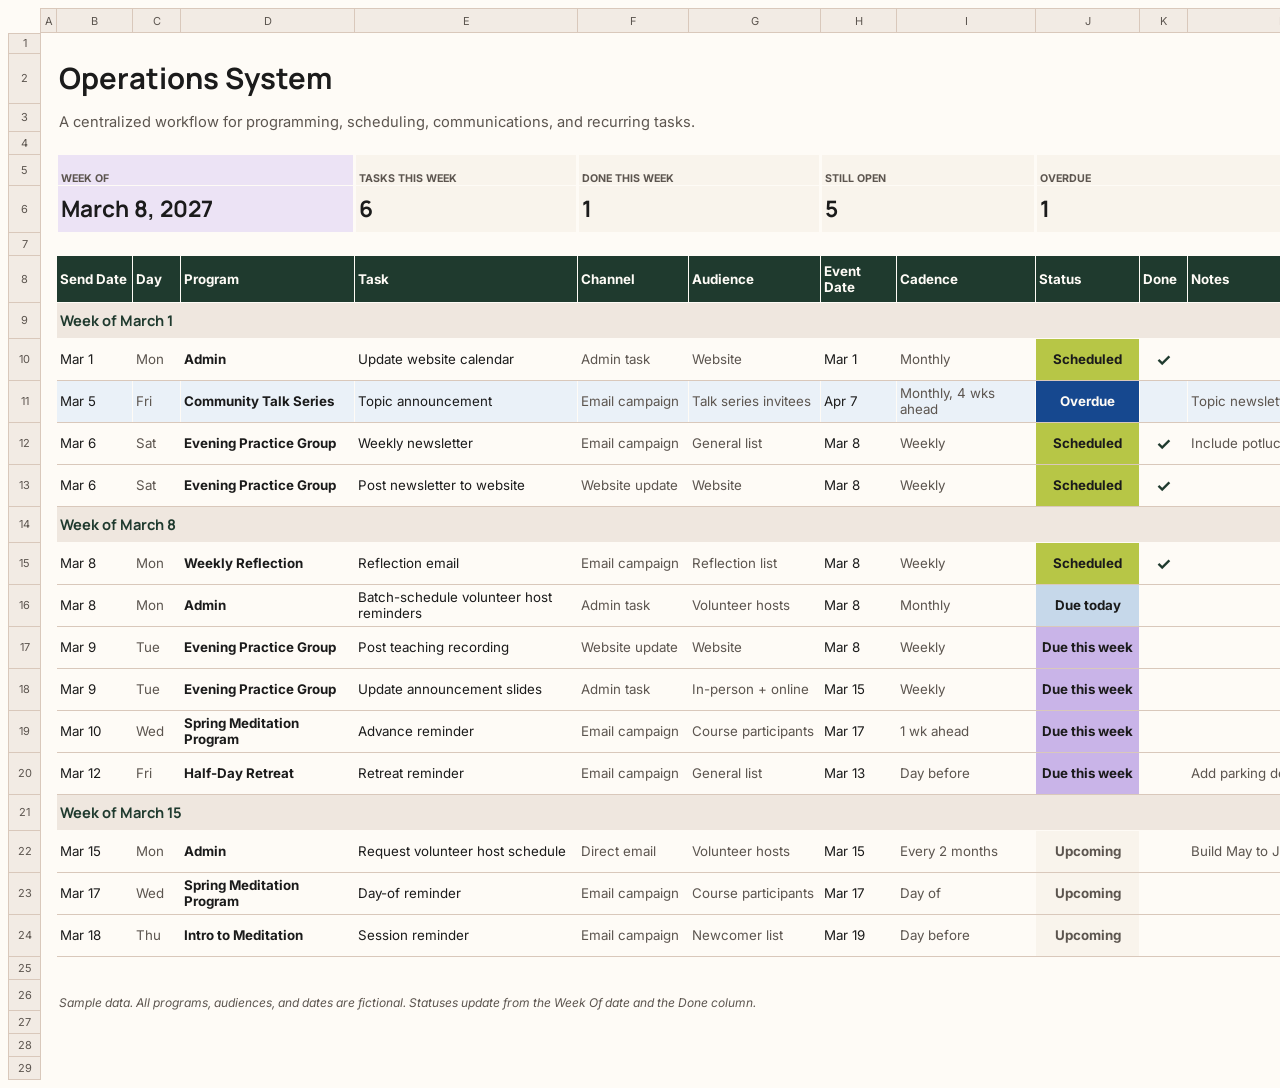
<file: assets/operations-tracker.html>
<!doctype html>
<html lang="en"><head><meta charset="utf-8"><meta name="viewport" content="width=device-width, initial-scale=1">
<title>Operations System | Systems for Mission</title>
<link rel="stylesheet" href="resources/sheet.css">
<link rel="preconnect" href="https://fonts.googleapis.com"><link rel="preconnect" href="https://fonts.gstatic.com" crossorigin>
<link rel="stylesheet" href="https://fonts.googleapis.com/css2?family=Inter:wght@400;500;600;700&family=Manrope:wght@600;700;800&display=swap">
<style type="text/css">.ritz .waffle a { color: inherit; }.ritz .waffle .s13{border-bottom:1px SOLID #d9c8bb;border-right:1px SOLID transparent;background-color:#fefbf6;text-align:left;color:#5c554f;font-family:Inter,Arial;font-size:10pt;vertical-align:middle;white-space:normal;overflow:hidden;word-wrap:break-word;direction:ltr;padding:0px 3px 0px 3px;}.ritz .waffle .s22{border-bottom:1px SOLID #d9c8bb;border-right:1px SOLID transparent;background-color:#16488f;text-align:center;font-weight:bold;color:#fefbf6;font-family:Inter,Arial;font-size:10pt;vertical-align:middle;white-space:nowrap;direction:ltr;padding:0px 3px 0px 3px;}.ritz .waffle .s11{border-bottom:1px SOLID transparent;border-right:1px SOLID transparent;background-color:#efe7df;text-align:left;font-weight:bold;color:#1f3a2e;font-family:Manrope,Arial;font-size:11pt;vertical-align:middle;white-space:nowrap;direction:ltr;padding:0px 3px 0px 3px;}.ritz .waffle .s3{border-left:none;border-bottom:1px SOLID transparent;background-color:#fefbf6;text-align:left;color:#000000;font-family:docs-Calibri,Arial;font-size:11pt;vertical-align:bottom;white-space:nowrap;direction:ltr;padding:0px 3px 0px 3px;}.ritz .waffle .s14{border-bottom:1px SOLID #d9c8bb;border-right:1px SOLID transparent;background-color:#fefbf6;text-align:left;font-weight:bold;color:#1b1b1b;font-family:Inter,Arial;font-size:10pt;vertical-align:middle;white-space:normal;overflow:hidden;word-wrap:break-word;direction:ltr;padding:0px 3px 0px 3px;}.ritz .waffle .s7{border-bottom:1px SOLID transparent;border-right:3px SOLID #fefbf6;background-color:#f9f4ec;text-align:left;font-weight:bold;color:#5c554f;font-family:Inter,Arial;font-size:8pt;vertical-align:bottom;white-space:nowrap;direction:ltr;padding:0px 3px 0px 3px;}.ritz .waffle .s5{border-bottom:1px SOLID transparent;border-right:3px SOLID #fefbf6;background-color:#fefbf6;text-align:left;color:#000000;font-family:docs-Calibri,Arial;font-size:11pt;vertical-align:bottom;white-space:nowrap;direction:ltr;padding:0px 3px 0px 3px;}.ritz .waffle .s26{border-bottom:1px SOLID #d9c8bb;border-right:1px SOLID transparent;background-color:#f9f4ec;text-align:center;font-weight:bold;color:#5c554f;font-family:Inter,Arial;font-size:10pt;vertical-align:middle;white-space:nowrap;direction:ltr;padding:0px 3px 0px 3px;}.ritz .waffle .s9{border-bottom:1px SOLID transparent;border-right:3px SOLID #fefbf6;background-color:#f9f4ec;text-align:left;font-weight:bold;color:#1b1b1b;font-family:Manrope,Arial;font-size:17pt;vertical-align:middle;white-space:nowrap;direction:ltr;padding:0px 3px 0px 3px;}.ritz .waffle .s0{border-bottom:1px SOLID transparent;border-right:1px SOLID transparent;background-color:#fefbf6;text-align:left;color:#000000;font-family:docs-Calibri,Arial;font-size:11pt;vertical-align:bottom;white-space:nowrap;direction:ltr;padding:0px 3px 0px 3px;}.ritz .waffle .s25{border-bottom:1px SOLID #d9c8bb;border-right:1px SOLID transparent;background-color:#c9b4e8;text-align:center;font-weight:bold;color:#1b1b1b;font-family:Inter,Arial;font-size:10pt;vertical-align:middle;white-space:nowrap;direction:ltr;padding:0px 3px 0px 3px;}.ritz .waffle .s10{border-bottom:1px SOLID transparent;border-right:1px SOLID transparent;background-color:#1f3a2e;text-align:left;font-weight:bold;color:#fefbf6;font-family:Inter,Arial;font-size:10pt;vertical-align:middle;white-space:normal;overflow:hidden;word-wrap:break-word;direction:ltr;padding:0px 3px 0px 3px;}.ritz .waffle .s23{border-bottom:1px SOLID #d9c8bb;border-right:1px SOLID transparent;background-color:#eaf1f8;text-align:center;font-weight:bold;color:#1f3a2e;font-family:Inter,Arial;font-size:13pt;vertical-align:middle;white-space:nowrap;direction:ltr;padding:0px 3px 0px 3px;}.ritz .waffle .s1{border-right:none;border-bottom:1px SOLID transparent;background-color:#fefbf6;text-align:left;font-weight:bold;color:#1b1b1b;font-family:Manrope,Arial;font-size:22pt;vertical-align:middle;white-space:nowrap;direction:ltr;padding:0px 3px 0px 3px;}.ritz .waffle .s4{border-right:none;border-bottom:1px SOLID transparent;background-color:#fefbf6;text-align:left;color:#5c554f;font-family:Inter,Arial;font-size:11pt;vertical-align:bottom;white-space:nowrap;direction:ltr;padding:0px 3px 0px 3px;}.ritz .waffle .s16{border-bottom:1px SOLID #d9c8bb;border-right:1px SOLID transparent;background-color:#b7c646;text-align:center;font-weight:bold;color:#1b1b1b;font-family:Inter,Arial;font-size:10pt;vertical-align:middle;white-space:nowrap;direction:ltr;padding:0px 3px 0px 3px;}.ritz .waffle .s27{border-right:none;border-bottom:1px SOLID transparent;background-color:#fefbf6;text-align:left;font-style:italic;color:#5c554f;font-family:Inter,Arial;font-size:9pt;vertical-align:bottom;white-space:nowrap;direction:ltr;padding:0px 3px 0px 3px;}.ritz .waffle .s6{border-bottom:1px SOLID transparent;border-right:3px SOLID #fefbf6;background-color:#ece3f5;text-align:left;font-weight:bold;color:#5c554f;font-family:Inter,Arial;font-size:8pt;vertical-align:bottom;white-space:nowrap;direction:ltr;padding:0px 3px 0px 3px;}.ritz .waffle .s20{border-bottom:1px SOLID #d9c8bb;border-right:1px SOLID transparent;background-color:#eaf1f8;text-align:left;font-weight:bold;color:#1b1b1b;font-family:Inter,Arial;font-size:10pt;vertical-align:middle;white-space:normal;overflow:hidden;word-wrap:break-word;direction:ltr;padding:0px 3px 0px 3px;}.ritz .waffle .s24{border-bottom:1px SOLID #d9c8bb;border-right:1px SOLID transparent;background-color:#c6d8ea;text-align:center;font-weight:bold;color:#1b1b1b;font-family:Inter,Arial;font-size:10pt;vertical-align:middle;white-space:nowrap;direction:ltr;padding:0px 3px 0px 3px;}.ritz .waffle .s15{border-bottom:1px SOLID #d9c8bb;border-right:1px SOLID transparent;background-color:#fefbf6;text-align:left;color:#1b1b1b;font-family:Inter,Arial;font-size:10pt;vertical-align:middle;white-space:normal;overflow:hidden;word-wrap:break-word;direction:ltr;padding:0px 3px 0px 3px;}.ritz .waffle .s8{border-bottom:1px SOLID transparent;border-right:3px SOLID #fefbf6;background-color:#ece3f5;text-align:left;font-weight:bold;color:#1b1b1b;font-family:Manrope,Arial;font-size:17pt;vertical-align:middle;white-space:nowrap;direction:ltr;padding:0px 3px 0px 3px;}.ritz .waffle .s18{border-bottom:1px SOLID #d9c8bb;border-right:1px SOLID transparent;background-color:#eaf1f8;text-align:left;color:#1b1b1b;font-family:Inter,Arial;font-size:10pt;vertical-align:middle;white-space:nowrap;direction:ltr;padding:0px 3px 0px 3px;}.ritz .waffle .s21{border-bottom:1px SOLID #d9c8bb;border-right:1px SOLID transparent;background-color:#eaf1f8;text-align:left;color:#1b1b1b;font-family:Inter,Arial;font-size:10pt;vertical-align:middle;white-space:normal;overflow:hidden;word-wrap:break-word;direction:ltr;padding:0px 3px 0px 3px;}.ritz .waffle .s17{border-bottom:1px SOLID #d9c8bb;border-right:1px SOLID transparent;background-color:#fefbf6;text-align:center;font-weight:bold;color:#1f3a2e;font-family:Inter,Arial;font-size:13pt;vertical-align:middle;white-space:nowrap;direction:ltr;padding:0px 3px 0px 3px;}.ritz .waffle .s19{border-bottom:1px SOLID #d9c8bb;border-right:1px SOLID transparent;background-color:#eaf1f8;text-align:left;color:#5c554f;font-family:Inter,Arial;font-size:10pt;vertical-align:middle;white-space:normal;overflow:hidden;word-wrap:break-word;direction:ltr;padding:0px 3px 0px 3px;}.ritz .waffle .s2{border-left:none;border-right:none;border-bottom:1px SOLID transparent;background-color:#fefbf6;text-align:left;color:#000000;font-family:docs-Calibri,Arial;font-size:11pt;vertical-align:bottom;white-space:nowrap;direction:ltr;padding:0px 3px 0px 3px;}.ritz .waffle .s12{border-bottom:1px SOLID #d9c8bb;border-right:1px SOLID transparent;background-color:#fefbf6;text-align:left;color:#1b1b1b;font-family:Inter,Arial;font-size:10pt;vertical-align:middle;white-space:nowrap;direction:ltr;padding:0px 3px 0px 3px;}</style></head><body><main><div class="ritz grid-container" dir="ltr" tabindex="0" role="region" aria-label="Operations System, scroll to view all columns"><table class="waffle no-grid" style="width:1427px"><caption>Operations System — anonymized portfolio example</caption><colgroup><col style="width:32px"><col style="width:16px"><col style="width:76px"><col style="width:48px"><col style="width:174px"><col style="width:223px"><col style="width:111px"><col style="width:132px"><col style="width:76px"><col style="width:139px"><col style="width:104px"><col style="width:48px"><col style="width:188px"><col style="width:60px"></colgroup><thead><tr><th class="row-header"></th><th id="632223513C0" style="width:16px;" class="column-headers-background">A</th><th id="632223513C1" style="width:76px;" class="column-headers-background">B</th><th id="632223513C2" style="width:48px;" class="column-headers-background">C</th><th id="632223513C3" style="width:174px;" class="column-headers-background">D</th><th id="632223513C4" style="width:223px;" class="column-headers-background">E</th><th id="632223513C5" style="width:111px;" class="column-headers-background">F</th><th id="632223513C6" style="width:132px;" class="column-headers-background">G</th><th id="632223513C7" style="width:76px;" class="column-headers-background">H</th><th id="632223513C8" style="width:139px;" class="column-headers-background">I</th><th id="632223513C9" style="width:104px;" class="column-headers-background">J</th><th id="632223513C10" style="width:48px;" class="column-headers-background">K</th><th id="632223513C11" style="width:188px;" class="column-headers-background">L</th><th id="632223513C12" style="width:60px;" class="column-headers-background">M</th></tr></thead><tbody><tr style="height: 17px"><th id="632223513R0" style="height: 17px;" class="row-headers-background"><div class="row-header-wrapper" style="line-height: 17px">1</div></th><td class="s0"></td><td class="s0"></td><td class="s0"></td><td class="s0"></td><td class="s0"></td><td class="s0"></td><td class="s0"></td><td class="s0"></td><td class="s0"></td><td class="s0"></td><td class="s0"></td><td class="s0"></td><td class="s0"></td></tr><tr style="height: 47px"><th id="632223513R1" style="height: 47px;" class="row-headers-background"><div class="row-header-wrapper" style="line-height: 47px">2</div></th><td class="s0"></td><td class="s1 softmerge"><div class="softmerge-inner" style="width:296px;left:-1px">Operations System</div></td><td class="s2"></td><td class="s3"></td><td class="s3"></td><td class="s0"></td><td class="s0"></td><td class="s0"></td><td class="s0"></td><td class="s0"></td><td class="s0"></td><td class="s0"></td><td class="s0"></td></tr><tr style="height: 25px"><th id="632223513R2" style="height: 25px;" class="row-headers-background"><div class="row-header-wrapper" style="line-height: 25px">3</div></th><td class="s0"></td><td class="s4 softmerge"><div class="softmerge-inner" style="width:630px;left:-1px">A centralized workflow for programming, scheduling, communications, and recurring tasks.</div></td><td class="s2"></td><td class="s2"></td><td class="s2"></td><td class="s3"></td><td class="s3"></td><td class="s0"></td><td class="s0"></td><td class="s0"></td><td class="s0"></td><td class="s0"></td><td class="s0"></td></tr><tr style="height: 20px"><th id="632223513R3" style="height: 20px;" class="row-headers-background"><div class="row-header-wrapper" style="line-height: 20px">4</div></th><td class="s0"></td><td class="s0"></td><td class="s0"></td><td class="s0"></td><td class="s0"></td><td class="s0"></td><td class="s0"></td><td class="s0"></td><td class="s0"></td><td class="s0"></td><td class="s0"></td><td class="s0"></td><td class="s0"></td></tr><tr style="height: 28px"><th id="632223513R4" style="height: 28px;" class="row-headers-background"><div class="row-header-wrapper" style="line-height: 28px">5</div></th><td class="s5"></td><td class="s6" colspan="3">WEEK OF</td><td class="s7">TASKS THIS WEEK</td><td class="s7" colspan="2">DONE THIS WEEK</td><td class="s7" colspan="2">STILL OPEN</td><td class="s7" colspan="3">OVERDUE</td><td class="s0"></td></tr><tr style="height: 44px"><th id="632223513R5" style="height: 44px;" class="row-headers-background"><div class="row-header-wrapper" style="line-height: 44px">6</div></th><td class="s5"></td><td class="s8" colspan="3">March 8, 2027</td><td class="s9">6</td><td class="s9" colspan="2">1</td><td class="s9" colspan="2">5</td><td class="s9" colspan="3">1</td><td class="s0"></td></tr><tr style="height: 20px"><th id="632223513R6" style="height: 20px;" class="row-headers-background"><div class="row-header-wrapper" style="line-height: 20px">7</div></th><td class="s0"></td><td class="s0"></td><td class="s0"></td><td class="s0"></td><td class="s0"></td><td class="s0"></td><td class="s0"></td><td class="s0"></td><td class="s0"></td><td class="s0"></td><td class="s0"></td><td class="s0"></td><td class="s0"></td></tr><tr style="height: 44px"><th id="632223513R7" style="height: 44px;" class="row-headers-background"><div class="row-header-wrapper" style="line-height: 44px">8</div></th><th scope="col" class="s0"></th><th scope="col" class="s10">Send Date</th><th scope="col" class="s10">Day</th><th scope="col" class="s10">Program</th><th scope="col" class="s10">Task</th><th scope="col" class="s10">Channel</th><th scope="col" class="s10">Audience</th><th scope="col" class="s10">Event Date</th><th scope="col" class="s10">Cadence</th><th scope="col" class="s10">Status</th><th scope="col" class="s10">Done</th><th scope="col" class="s10">Notes</th><th scope="col" class="s0"></th></tr><tr style="height: 33px"><th id="632223513R8" style="height: 33px;" class="row-headers-background"><div class="row-header-wrapper" style="line-height: 33px">9</div></th><td class="s0"></td><td class="s11" colspan="11">Week of March 1</td><td class="s0"></td></tr><tr style="height: 39px"><th id="632223513R9" style="height: 39px;" class="row-headers-background"><div class="row-header-wrapper" style="line-height: 39px">10</div></th><td class="s0"></td><td class="s12">Mar 1</td><td class="s13">Mon</td><td class="s14">Admin</td><td class="s15">Update website calendar</td><td class="s13">Admin task</td><td class="s13">Website</td><td class="s12">Mar 1</td><td class="s13">Monthly</td><td class="s16">Scheduled</td><td class="s17">✓</td><td class="s13"></td><td class="s0"></td></tr><tr style="height: 39px"><th id="632223513R10" style="height: 39px;" class="row-headers-background"><div class="row-header-wrapper" style="line-height: 39px">11</div></th><td class="s0"></td><td class="s18">Mar 5</td><td class="s19">Fri</td><td class="s20">Community Talk Series</td><td class="s21">Topic announcement</td><td class="s19">Email campaign</td><td class="s19">Talk series invitees</td><td class="s18">Apr 7</td><td class="s19">Monthly, 4 wks ahead</td><td class="s22">Overdue</td><td class="s23"></td><td class="s19">Topic newsletter</td><td class="s0"></td></tr><tr style="height: 39px"><th id="632223513R11" style="height: 39px;" class="row-headers-background"><div class="row-header-wrapper" style="line-height: 39px">12</div></th><td class="s0"></td><td class="s12">Mar 6</td><td class="s13">Sat</td><td class="s14">Evening Practice Group</td><td class="s15">Weekly newsletter</td><td class="s13">Email campaign</td><td class="s13">General list</td><td class="s12">Mar 8</td><td class="s13">Weekly</td><td class="s16">Scheduled</td><td class="s17">✓</td><td class="s13">Include potluck reminder</td><td class="s0"></td></tr><tr style="height: 39px"><th id="632223513R12" style="height: 39px;" class="row-headers-background"><div class="row-header-wrapper" style="line-height: 39px">13</div></th><td class="s0"></td><td class="s12">Mar 6</td><td class="s13">Sat</td><td class="s14">Evening Practice Group</td><td class="s15">Post newsletter to website</td><td class="s13">Website update</td><td class="s13">Website</td><td class="s12">Mar 8</td><td class="s13">Weekly</td><td class="s16">Scheduled</td><td class="s17">✓</td><td class="s13"></td><td class="s0"></td></tr><tr style="height: 33px"><th id="632223513R13" style="height: 33px;" class="row-headers-background"><div class="row-header-wrapper" style="line-height: 33px">14</div></th><td class="s0"></td><td class="s11" colspan="11">Week of March 8</td><td class="s0"></td></tr><tr style="height: 39px"><th id="632223513R14" style="height: 39px;" class="row-headers-background"><div class="row-header-wrapper" style="line-height: 39px">15</div></th><td class="s0"></td><td class="s12">Mar 8</td><td class="s13">Mon</td><td class="s14">Weekly Reflection</td><td class="s15">Reflection email</td><td class="s13">Email campaign</td><td class="s13">Reflection list</td><td class="s12">Mar 8</td><td class="s13">Weekly</td><td class="s16">Scheduled</td><td class="s17">✓</td><td class="s13"></td><td class="s0"></td></tr><tr style="height: 39px"><th id="632223513R15" style="height: 39px;" class="row-headers-background"><div class="row-header-wrapper" style="line-height: 39px">16</div></th><td class="s0"></td><td class="s12">Mar 8</td><td class="s13">Mon</td><td class="s14">Admin</td><td class="s15">Batch-schedule volunteer host reminders</td><td class="s13">Admin task</td><td class="s13">Volunteer hosts</td><td class="s12">Mar 8</td><td class="s13">Monthly</td><td class="s24">Due today</td><td class="s17"></td><td class="s13"></td><td class="s0"></td></tr><tr style="height: 39px"><th id="632223513R16" style="height: 39px;" class="row-headers-background"><div class="row-header-wrapper" style="line-height: 39px">17</div></th><td class="s0"></td><td class="s12">Mar 9</td><td class="s13">Tue</td><td class="s14">Evening Practice Group</td><td class="s15">Post teaching recording</td><td class="s13">Website update</td><td class="s13">Website</td><td class="s12">Mar 8</td><td class="s13">Weekly</td><td class="s25">Due this week</td><td class="s17"></td><td class="s13"></td><td class="s0"></td></tr><tr style="height: 39px"><th id="632223513R17" style="height: 39px;" class="row-headers-background"><div class="row-header-wrapper" style="line-height: 39px">18</div></th><td class="s0"></td><td class="s12">Mar 9</td><td class="s13">Tue</td><td class="s14">Evening Practice Group</td><td class="s15">Update announcement slides</td><td class="s13">Admin task</td><td class="s13">In-person + online</td><td class="s12">Mar 15</td><td class="s13">Weekly</td><td class="s25">Due this week</td><td class="s17"></td><td class="s13"></td><td class="s0"></td></tr><tr style="height: 39px"><th id="632223513R18" style="height: 39px;" class="row-headers-background"><div class="row-header-wrapper" style="line-height: 39px">19</div></th><td class="s0"></td><td class="s12">Mar 10</td><td class="s13">Wed</td><td class="s14">Spring Meditation Program</td><td class="s15">Advance reminder</td><td class="s13">Email campaign</td><td class="s13">Course participants</td><td class="s12">Mar 17</td><td class="s13">1 wk ahead</td><td class="s25">Due this week</td><td class="s17"></td><td class="s13"></td><td class="s0"></td></tr><tr style="height: 39px"><th id="632223513R19" style="height: 39px;" class="row-headers-background"><div class="row-header-wrapper" style="line-height: 39px">20</div></th><td class="s0"></td><td class="s12">Mar 12</td><td class="s13">Fri</td><td class="s14">Half-Day Retreat</td><td class="s15">Retreat reminder</td><td class="s13">Email campaign</td><td class="s13">General list</td><td class="s12">Mar 13</td><td class="s13">Day before</td><td class="s25">Due this week</td><td class="s17"></td><td class="s13">Add parking details</td><td class="s0"></td></tr><tr style="height: 33px"><th id="632223513R20" style="height: 33px;" class="row-headers-background"><div class="row-header-wrapper" style="line-height: 33px">21</div></th><td class="s0"></td><td class="s11" colspan="11">Week of March 15</td><td class="s0"></td></tr><tr style="height: 39px"><th id="632223513R21" style="height: 39px;" class="row-headers-background"><div class="row-header-wrapper" style="line-height: 39px">22</div></th><td class="s0"></td><td class="s12">Mar 15</td><td class="s13">Mon</td><td class="s14">Admin</td><td class="s15">Request volunteer host schedule</td><td class="s13">Direct email</td><td class="s13">Volunteer hosts</td><td class="s12">Mar 15</td><td class="s13">Every 2 months</td><td class="s26">Upcoming</td><td class="s17"></td><td class="s13">Build May to June schedule</td><td class="s0"></td></tr><tr style="height: 39px"><th id="632223513R22" style="height: 39px;" class="row-headers-background"><div class="row-header-wrapper" style="line-height: 39px">23</div></th><td class="s0"></td><td class="s12">Mar 17</td><td class="s13">Wed</td><td class="s14">Spring Meditation Program</td><td class="s15">Day-of reminder</td><td class="s13">Email campaign</td><td class="s13">Course participants</td><td class="s12">Mar 17</td><td class="s13">Day of</td><td class="s26">Upcoming</td><td class="s17"></td><td class="s13"></td><td class="s0"></td></tr><tr style="height: 39px"><th id="632223513R23" style="height: 39px;" class="row-headers-background"><div class="row-header-wrapper" style="line-height: 39px">24</div></th><td class="s0"></td><td class="s12">Mar 18</td><td class="s13">Thu</td><td class="s14">Intro to Meditation</td><td class="s15">Session reminder</td><td class="s13">Email campaign</td><td class="s13">Newcomer list</td><td class="s12">Mar 19</td><td class="s13">Day before</td><td class="s26">Upcoming</td><td class="s17"></td><td class="s13"></td><td class="s0"></td></tr><tr style="height: 20px"><th id="632223513R24" style="height: 20px;" class="row-headers-background"><div class="row-header-wrapper" style="line-height: 20px">25</div></th><td class="s0"></td><td class="s0"></td><td class="s0"></td><td class="s0"></td><td class="s0"></td><td class="s0"></td><td class="s0"></td><td class="s0"></td><td class="s0"></td><td class="s0"></td><td class="s0"></td><td class="s0"></td><td class="s0"></td></tr><tr style="height: 28px"><th id="632223513R25" style="height: 28px;" class="row-headers-background"><div class="row-header-wrapper" style="line-height: 28px">26</div></th><td class="s0"></td><td class="s27 softmerge"><div class="softmerge-inner" style="width:762px;left:-1px">Sample data. All programs, audiences, and dates are fictional.  Statuses update from the Week Of date and the Done column.</div></td><td class="s2"></td><td class="s2"></td><td class="s2"></td><td class="s2"></td><td class="s3"></td><td class="s3"></td><td class="s0"></td><td class="s0"></td><td class="s0"></td><td class="s0"></td><td class="s0"></td></tr><tr style="height: 20px"><th id="632223513R26" style="height: 20px;" class="row-headers-background"><div class="row-header-wrapper" style="line-height: 20px">27</div></th><td class="s0"></td><td class="s0"></td><td class="s0"></td><td class="s0"></td><td class="s0"></td><td class="s0"></td><td class="s0"></td><td class="s0"></td><td class="s0"></td><td class="s0"></td><td class="s0"></td><td class="s0"></td><td class="s0"></td></tr><tr style="height: 20px"><th id="632223513R27" style="height: 20px;" class="row-headers-background"><div class="row-header-wrapper" style="line-height: 20px">28</div></th><td class="s0"></td><td class="s0"></td><td class="s0"></td><td class="s0"></td><td class="s0"></td><td class="s0"></td><td class="s0"></td><td class="s0"></td><td class="s0"></td><td class="s0"></td><td class="s0"></td><td class="s0"></td><td class="s0"></td></tr><tr style="height: 20px"><th id="632223513R28" style="height: 20px;" class="row-headers-background"><div class="row-header-wrapper" style="line-height: 20px">29</div></th><td class="s0"></td><td class="s0"></td><td class="s0"></td><td class="s0"></td><td class="s0"></td><td class="s0"></td><td class="s0"></td><td class="s0"></td><td class="s0"></td><td class="s0"></td><td class="s0"></td><td class="s0"></td><td class="s0"></td></tr></tbody></table></div></main></body></html>
</file>
<file: styles.css>
/* ==========================================================================
   Systems for Mission
   One-page site. Mobile first. No framework.
   ========================================================================== */

/* ---------- 1. Tokens ---------- */
:root {
  /* Primary anchors */
  --ink: #1B1B1B;
  --pine: #1F3A2E;
  --frost-blue: #16488F;

  /* Secondary colors */
  --lavender: #C9B4E8;
  --citron: #B7C646;
  --polar: #C6D8EA;

  /* Neutrals */
  --taupe: #D9C8BB;
  --warm-cream: #F9F4EC;
  --ivory: #FEFBF6;

  /* Pale surfaces and tints */
  --lavender-tint: #ECE3F5;
  --citron-tint: #E7EDC2;
  --polar-tint: #EAF1F8;
  --sand: #EFE7DF;
  --manila: #E6DAD0;

  /* Primary call to action: Citron with Ink text (9.2:1) */
  --cta: var(--citron);
  --cta-hover: #C4D25E;
  --cta-active: #A6B53A;

  /* Text */
  --text: var(--ink);
  --text-secondary: #5C554F; /* passes AA on every light background used here */
  --line: rgba(27, 27, 27, 0.12);
  --line-strong: rgba(27, 27, 27, 0.26);
  --line-on-dark: rgba(254, 251, 246, 0.22);

  /* Type */
  --font-display: "Manrope", system-ui, -apple-system, "Segoe UI", sans-serif;
  --font-body: "Inter", system-ui, -apple-system, "Segoe UI", sans-serif;
  --font-quote: "Source Serif 4", Georgia, "Times New Roman", serif;

  --fs-hero: clamp(2.5rem, 0.9rem + 4vw, 4.5rem);
  --fs-h2: clamp(2rem, 1.35rem + 2vw, 3rem);
  --fs-h3: clamp(1.075rem, 1rem + 0.3vw, 1.2rem);
  --fs-body: clamp(1rem, 0.96rem + 0.18vw, 1.0625rem);
  --fs-lead: clamp(1.0625rem, 1rem + 0.35vw, 1.25rem);
  --fs-small: 0.875rem;
  --fs-label: 0.78rem;

  /* Spacing: 8 / 12 / 16 / 24 / 32 / 48 / 64 / 80 / 96 */
  --s-1: 8px;
  --s-2: 12px;
  --s-3: 16px;
  --s-4: 24px;
  --s-5: 32px;
  --s-6: 48px;
  --s-7: 64px;
  --s-8: 80px;
  --s-9: 96px;

  --section-y: clamp(72px, 4rem + 4vw, 128px);
  --gutter: clamp(20px, 4vw, 40px);
  --max: 1240px;

  /* Shape */
  --r-sm: 10px;
  --r-btn: 12px;
  --r-card: 16px;
  --r-panel: 22px;

  --shadow-soft: 0 1px 2px rgba(27, 27, 27, 0.04), 0 10px 28px -14px rgba(27, 27, 27, 0.16);
  --shadow-lift: 0 2px 4px rgba(27, 27, 27, 0.05), 0 18px 36px -18px rgba(27, 27, 27, 0.28);

  /* Motion */
  --ease: cubic-bezier(0.2, 0.7, 0.2, 1);
  --t-fast: 160ms;
  --t-mid: 220ms;
  --ease-reveal: cubic-bezier(0.25, 0.1, 0.25, 1); /* standard ease */

  --header-h: 72px;
}

/* ---------- 2. Base ---------- */
*,
*::before,
*::after { box-sizing: border-box; }

html {
  scroll-padding-top: calc(var(--header-h) + 16px);
  -webkit-text-size-adjust: 100%;
  text-size-adjust: 100%;
}

@media (prefers-reduced-motion: no-preference) {
  html { scroll-behavior: smooth; }
}

body {
  margin: 0;
  background: var(--ivory);
  color: var(--text);
  font-family: var(--font-body);
  font-size: var(--fs-body);
  line-height: 1.65;
  -webkit-font-smoothing: antialiased;
  -moz-osx-font-smoothing: grayscale;
}

[hidden] { display: none !important; }

img, svg { display: block; max-width: 100%; }
img { height: auto; }

h1, h2, h3, p, ul, ol, figure, blockquote { margin: 0; }
ul, ol { padding: 0; list-style: none; }

p { text-wrap: pretty; }
a { color: inherit; }
strong { font-weight: 600; }

[id] { scroll-margin-top: calc(var(--header-h) + 16px); }

.sprite { position: absolute; width: 0; height: 0; overflow: hidden; }

.visually-hidden {
  position: absolute !important;
  width: 1px; height: 1px;
  padding: 0; margin: -1px;
  overflow: hidden; clip: rect(0 0 0 0);
  white-space: nowrap; border: 0;
}

.nowrap { white-space: nowrap; }

.container {
  width: 100%;
  max-width: calc(var(--max) + var(--gutter) * 2);
  margin-inline: auto;
  padding-inline: var(--gutter);
}

/* Focus: always visible, outline plus offset, never color alone */
:focus-visible {
  outline: 3px solid var(--frost-blue);
  outline-offset: 3px;
  border-radius: 4px;
}
.how :focus-visible,
.final-cta :focus-visible,
.site-footer :focus-visible { outline-color: var(--lavender); }

.skip-link {
  position: absolute;
  left: var(--s-3);
  top: -100px;
  z-index: 100;
  padding: var(--s-2) var(--s-3);
  background: var(--ink);
  color: var(--ivory);
  border-radius: var(--r-sm);
  font-weight: 600;
  text-decoration: none;
}
.skip-link:focus { top: var(--s-3); }

/* ---------- 3. Type ---------- */
/* Eyebrows: a small tinted label that marks the start of each section.
   Modest padding and a small radius, so it reads as a label, not a pill.
   The tint alternates by section; text stays Pine or Frost Blue for contrast. */
.label {
  display: inline-block;
  max-width: 100%;
  margin-bottom: var(--s-3);
  padding: 4px 9px 3px;
  border-radius: 4px;
  background: var(--lavender-tint);
  color: var(--pine);
  font-size: 0.75rem;
  font-weight: 700;
  line-height: 1.5;
  letter-spacing: 0.1em;
  text-transform: uppercase;
}
.label-lavender { background: var(--lavender-tint); color: var(--pine); }
.label-citron   { background: var(--citron-tint);   color: var(--pine); }
.label-polar    { background: var(--polar-tint);    color: var(--frost-blue); }
.label-ivory    { background: var(--ivory);         color: var(--pine); }
.label-on-dark  { background: var(--lavender);      color: var(--ink); }

.section-title {
  font-family: var(--font-display);
  font-size: var(--fs-h2);
  font-weight: 800;
  line-height: 1.08;
  letter-spacing: -0.025em;
  text-wrap: balance;
}

.section-intro {
  margin-top: var(--s-4);
  max-width: 34em;
  color: var(--ink);
  font-size: var(--fs-lead);
  line-height: 1.6;
}

/* ---------- 4. Icons ---------- */
.icon {
  width: 28px;
  height: 28px;
  fill: none;
  stroke: currentColor;
  stroke-width: 1.75;
  stroke-linecap: round;
  stroke-linejoin: round;
  flex: none;
}
.icon-ui { width: 22px; height: 22px; stroke-width: 2; }


/* ---------- 5. Buttons ---------- */
.btn {
  display: inline-flex;
  align-items: center;
  justify-content: center;
  min-height: 50px;
  padding: 0 26px;
  border: 2px solid transparent;
  border-radius: var(--r-btn);
  font-family: var(--font-body);
  font-size: 1rem;
  font-weight: 600;
  line-height: 1.2;
  text-align: center;
  text-decoration: none;
  cursor: pointer;
  transition:
    background-color var(--t-fast) ease,
    border-color var(--t-fast) ease,
    color var(--t-fast) ease,
    box-shadow var(--t-mid) ease,
    translate var(--t-fast) ease;
}
.btn-sm { min-height: 50px; padding: 0 18px; font-size: 0.9375rem; }

.btn-primary {
  background: var(--cta);
  border-color: var(--cta);
  color: var(--ink);
}
.btn-primary:hover {
  background: var(--cta-hover);
  border-color: var(--cta-hover);
  box-shadow: 0 0 0 4px rgba(183, 198, 70, 0.28), 0 12px 22px -12px rgba(31, 58, 46, 0.55);
  translate: 0 -1px;
}
.btn-primary:active {
  background: var(--cta-active);
  border-color: var(--cta-active);
  box-shadow: none;
  translate: 0 0;
}

.btn-secondary {
  background: transparent;
  border-color: var(--ink);
  color: var(--ink);
}
.btn-secondary:hover { background: var(--lavender-tint); translate: 0 -1px; }
.btn-secondary:active { background: var(--lavender); translate: 0 0; }

.btn-row {
  display: flex;
  flex-wrap: wrap;
  align-items: center;
  gap: var(--s-2) var(--s-3);
}

.text-link {
  gap: 0.35em;
  color: var(--frost-blue);
  font-weight: 600;
  display: inline-flex;
  align-items: center;
  min-height: 44px;
  text-decoration: underline;
  text-decoration-thickness: 1.5px;
  text-underline-offset: 0.25em;
  transition: text-decoration-thickness var(--t-fast) ease;
}
.text-link:hover { text-decoration-thickness: 3px; }

/* ---------- 6. Header ---------- */
.site-header {
  position: sticky;
  top: 0;
  z-index: 50;
  background: rgba(254, 251, 246, 0.96);
  border-bottom: 1px solid transparent;
  transition: border-color var(--t-mid) ease;
}
.site-header.is-scrolled { border-bottom-color: var(--line); }

.header-inner {
  display: flex;
  align-items: center;
  justify-content: space-between;
  gap: var(--s-4);
  min-height: var(--header-h);
}

.wordmark {
  font-family: var(--font-display);
  font-size: 1.125rem;
  font-weight: 800;
  letter-spacing: -0.02em;
  text-decoration: none;
  white-space: nowrap;
  padding-block: 10px;
}

.header-actions { display: flex; align-items: center; gap: var(--s-2); }
.header-cta { display: none; }

.menu-toggle {
  display: none;
  place-items: center;
  width: 44px;
  height: 44px;
  padding: 0;
  border: 1.5px solid var(--line-strong);
  border-radius: var(--r-sm);
  background: transparent;
  color: var(--ink);
  cursor: pointer;
  transition: background-color var(--t-fast) ease;
}
.menu-toggle:hover { background: var(--lavender-tint); }
.menu-toggle .icon-close { display: none; }
.menu-toggle[aria-expanded="true"] .icon-open { display: none; }
.menu-toggle[aria-expanded="true"] .icon-close { display: block; }

.enhanced .menu-toggle { display: inline-grid; }

.site-nav {
  position: absolute;
  top: 100%;
  left: 0;
  right: 0;
  display: none;
  padding: var(--s-2) var(--gutter) var(--s-4);
  background: var(--ivory);
  border-bottom: 1px solid var(--line);
  box-shadow: 0 16px 24px -16px rgba(27, 27, 27, 0.18);
}
.site-nav.is-open { display: block; }

.nav-list a {
  display: flex;
  align-items: center;
  min-height: 52px;
  border-bottom: 1px solid var(--line);
  font-weight: 500;
  text-decoration: none;
}
.nav-cta-mobile { width: 100%; margin-top: var(--s-4); }

@media (min-width: 560px) {
  .header-cta { display: inline-flex; }
  .nav-cta-mobile { display: none; }
}

@media (min-width: 960px) {
  .enhanced .menu-toggle { display: none; }
  .site-nav,
  .site-nav.is-open {
    position: static;
    display: block;
    padding: 0;
    background: none;
    border: 0;
    box-shadow: none;
    margin-left: auto;
  }
  .nav-list { display: flex; gap: var(--s-1); }
  .nav-list a {
    min-height: 44px;
    padding: 0 14px;
    border: 0;
    border-radius: var(--r-sm);
    font-size: 0.9375rem;
    transition: background-color var(--t-fast) ease;
  }
  .nav-list a:hover { background: var(--lavender-tint); }
}


/* ---------- 7. Hero (open editorial two-column) ---------- */
.hero {
  overflow: clip;
  padding-block: clamp(40px, 6vw, 88px) clamp(56px, 7vw, 104px);
}

.hero-grid {
  display: grid;
  gap: var(--s-6);
  align-items: center;
}

.hero-title {
  font-family: var(--font-display);
  font-size: var(--fs-hero);
  font-weight: 800;
  line-height: 1.04;
  letter-spacing: -0.035em;
}
.hero-title span { display: block; }

.hero-lead {
  margin-top: var(--s-4);
  max-width: 33em;
  font-size: var(--fs-lead);
  line-height: 1.6;
}

.hero-copy .btn-row { margin-top: var(--s-5); }

/* Image sits on a lavender module that runs off the right edge,
   echoing the sidebar in the screenshot itself. */
.hero-media {
  position: relative;
  isolation: isolate;
  padding-block: var(--s-4);
}
.hero-media::before {
  content: "";
  position: absolute;
  z-index: -1;
  top: 0;
  bottom: 0;
  left: 18%;
  right: calc(-1 * var(--gutter) - 50vw);
  border-radius: var(--r-panel) 0 0 var(--r-panel);
  background: var(--lavender-tint);
}
.hero-media img {
  width: 100%;
  border-radius: 18px;
}

@media (max-width: 559px) {
  .hero-copy .btn { flex: 1 1 100%; }
}

@media (min-width: 900px) {
  .hero-grid {
    grid-template-columns: minmax(0, 1.08fr) minmax(0, 1fr);
    gap: clamp(40px, 5vw, 80px);
  }
  .hero-media { padding-block: var(--s-6); }
  .hero-media::before { left: 24%; }
}


/* ---------- 8. Organizations (minimal strip, full-color logos) ---------- */
.orgs {
  padding-block: clamp(48px, 5vw, 72px);
  background: var(--warm-cream);
}

.orgs-grid {
  display: grid;
  gap: var(--s-5);
  align-items: center;
}

.orgs-title {
  font-family: var(--font-display);
  font-size: clamp(1.375rem, 1.2rem + 0.6vw, 1.75rem);
  font-weight: 800;
  line-height: 1.15;
  letter-spacing: -0.02em;
  text-wrap: balance;
}
.orgs-copy p {
  margin-top: var(--s-2);
  max-width: 30em;
  color: var(--text-secondary);
}

.logo-list {
  display: grid;
  grid-template-columns: repeat(2, minmax(0, 1fr));
  gap: var(--s-5) var(--s-4);
}

.logo-item { display: flex; justify-content: center; }
/* The whole logo + name block is one link */
.logo-link {
  display: flex;
  flex-direction: column;
  align-items: center;
  gap: var(--s-2);
  min-width: 44px;
  padding: var(--s-2) var(--s-1);
  border-radius: var(--r-card);
  text-align: center;
  text-decoration: none;
  transition: background-color var(--t-mid) ease, translate var(--t-mid) var(--ease);
}
.logo-link:hover { background: var(--polar-tint); translate: 0 -2px; }
.logo-link:hover span { color: var(--frost-blue); }
/* All four marks are round badges, so one diameter balances them.
   Shown in their original colors, with one consistent thin frame. */
.logo-item img {
  width: clamp(76px, 5vw + 48px, 96px);
  aspect-ratio: 1;
  border-radius: 50%;
  background: var(--ivory);
  box-shadow: 0 0 0 1px var(--line), 0 6px 14px -10px rgba(27, 27, 27, 0.35);
  transition: translate var(--t-mid) var(--ease), box-shadow var(--t-mid) ease;
}
.logo-link:hover img {
  translate: 0 -2px;
  box-shadow: 0 0 0 1px var(--line-strong), 0 10px 18px -10px rgba(27, 27, 27, 0.4);
}
.logo-item span {
  transition: color var(--t-mid) ease;
  max-width: 15ch;
  font-size: 0.8125rem;
  font-weight: 500;
  line-height: 1.35;
  color: var(--text-secondary);
}

@media (min-width: 640px) {
  .logo-list { grid-template-columns: repeat(4, minmax(0, 1fr)); }
}
@media (min-width: 1024px) {
  .orgs-grid { grid-template-columns: minmax(0, 0.9fr) minmax(0, 1.6fr); gap: var(--s-7); }
}


/* ---------- 9. Section shells ---------- */
.section { padding-block: var(--section-y); }
.section-cream { background: var(--warm-cream); }
.section-head { margin-bottom: clamp(32px, 4vw, 56px); }

/* ---------- 10. Pain points: a plain editorial list ---------- */
.pain-grid { display: grid; gap: var(--s-6); }

.friction-list { border-top: 1px solid var(--line-strong); }
.friction-list li {
  display: grid;
  grid-template-columns: 2.75rem minmax(0, 1fr);
  align-items: baseline;
  padding-block: 18px;
  border-bottom: 1px solid var(--line);
  font-family: var(--font-display);
  font-size: clamp(1.1875rem, 1.05rem + 0.6vw, 1.5rem);
  font-weight: 700;
  line-height: 1.3;
  letter-spacing: -0.015em;
  text-wrap: balance;
}
.friction-num {
  font-family: var(--font-body);
  font-size: 0.8125rem;
  font-weight: 600;
  letter-spacing: 0.06em;
  color: var(--frost-blue);
}
.pain-close {
  margin-top: var(--s-5);
  padding-left: var(--s-4);
  border-left: 3px solid var(--pine);
  max-width: 34em;
  font-size: var(--fs-lead);
  line-height: 1.65;
}
.pain-close-lead {
  display: block;
  margin-bottom: 6px;
  font-family: var(--font-display);
  font-size: 1.2em;
  font-weight: 800;
  line-height: 1.25;
  letter-spacing: -0.015em;
  color: var(--pine);
}
/* A soft highlighter stroke behind the key sentence */
.marker {
  padding: 0 2px;
  background: linear-gradient(to top, var(--citron-tint) 0 46%, transparent 46%);
  color: var(--ink);
  font-weight: 600;
  -webkit-box-decoration-break: clone;
  box-decoration-break: clone;
}

@media (min-width: 900px) {
  .pain-grid {
    grid-template-columns: minmax(0, 5fr) minmax(0, 7fr);
    gap: var(--s-7);
    align-items: start;
  }
  .pain-head { position: sticky; top: calc(var(--header-h) + 32px); }
  .friction-list li { padding-block: 22px; }
}

/* ---------- 11. Systems project areas: two-column list, small folder-tab accent ---------- */
.projects-head {
  display: grid;
  gap: var(--s-4);
  margin-bottom: clamp(48px, 5vw, 72px);
}
.projects-head .section-intro { margin-top: 0; }

.project-list { display: grid; column-gap: var(--s-7); }
.project {
  position: relative;
  display: grid;
  grid-template-columns: 28px minmax(0, 1fr);
  gap: var(--s-3);
  padding-block: 28px 32px;
  border-top: 1px solid var(--line-strong);
}
/* A small tab on each divider: a quiet nod to file folders */
.project::before {
  content: "";
  position: absolute;
  top: -7px;
  left: 0;
  width: 56px;
  height: 7px;
  border-radius: 6px 6px 0 0;
  background: var(--taupe);
}
.project-icon { width: 26px; height: 26px; margin-top: 1px; color: var(--frost-blue); }
.project::before { transition: width 300ms var(--ease-reveal), background-color 300ms ease; }
.project-icon { transition: translate 300ms var(--ease-reveal); }
@media (hover: hover) and (pointer: fine) {
  .project:hover::before { width: 88px; background: var(--lavender); }
  .project:hover .project-icon { translate: 2px 0; }
}
.project-title {
  font-family: var(--font-display);
  font-size: var(--fs-h3);
  font-weight: 700;
  line-height: 1.3;
  letter-spacing: -0.01em;
  text-wrap: balance;
}
.project p { margin-top: 6px; max-width: 32em; color: var(--text-secondary); }

.project-list { border-bottom: 1px solid var(--line-strong); }
.projects-close-lead { color: var(--frost-blue); }
.projects-close {
  margin-top: var(--s-6);
  max-width: 30em;
  font-family: var(--font-display);
  font-size: clamp(1.25rem, 1.1rem + 0.6vw, 1.625rem);
  font-weight: 700;
  line-height: 1.3;
  letter-spacing: -0.015em;
  text-wrap: balance;
}

@media (min-width: 768px) {
  .project-list { grid-template-columns: repeat(2, minmax(0, 1fr)); }
}
@media (min-width: 1024px) {
  .projects-head {
    grid-template-columns: minmax(0, 7fr) minmax(0, 5fr);
    gap: var(--s-7);
    align-items: end;
  }
}

/* ---------- 12. Systems Assessment ---------- */
.assessment { background: var(--polar-tint); }
.assessment-grid { display: grid; gap: var(--s-5); }
.assessment-head .section-title { max-width: 15em; }
.assessment-body {
  display: grid;
  gap: var(--s-3);
  max-width: 36em;
  font-size: var(--fs-lead);
  line-height: 1.6;
}
.assessment-body strong { font-weight: 700; }
.assessment-note {
  margin-top: var(--s-3);
  padding: 14px 18px;
  border-left: 4px solid var(--frost-blue);
  background: var(--ivory);
  font-family: var(--font-display);
  font-weight: 700;
  line-height: 1.45;
  text-wrap: balance;
}

/* Desktop: the heading runs wide and the text steps in to the right */
@media (min-width: 900px) {
  .assessment-grid { grid-template-columns: repeat(12, minmax(0, 1fr)); column-gap: var(--s-4); row-gap: var(--s-6); }
  .assessment-head { grid-column: 1 / span 9; }
  .assessment-body { grid-column: 5 / span 8; }
}

/* ---------- 13. How It Works (Pine, process flow) ---------- */
.how {
  background: var(--pine);
  color: var(--ivory);
}
.how-head { margin-bottom: clamp(40px, 5vw, 72px); }

.steps {
  --track-x: 6px;
  position: relative;
  display: grid;
  gap: var(--s-5);
}
/* Track */
.steps::before,
.steps::after {
  content: "";
  position: absolute;
  top: 7px;
  bottom: 0;
  left: var(--track-x);
  width: 2px;
  border-radius: 2px;
}
.steps::before { background: var(--line-on-dark); }
.steps::after {
  background: var(--lavender);
  transform-origin: top;
}

.step {
  position: relative;
  padding-left: var(--s-6);
}
.step-node {
  position: absolute;
  z-index: 1;
  top: 0;
  left: 0;
  width: 14px;
  height: 14px;
  border-radius: 4px;
  border: 2px solid var(--lavender);
  background: var(--lavender);
  transition: background-color 700ms ease;
}
/* Timeline draws once when the section enters view (script.js adds .is-pending, then .is-drawn).
   Text stays readable throughout; only the line, nodes, numbers and a small settle animate. */
.steps.is-pending::after { transform: scaleY(0); }
.steps.is-pending .step-node { background: var(--pine); }
.steps.is-pending .step-num { opacity: 0.4; }
.steps.is-pending .step-head,
.steps.is-pending .step-title { translate: 0 6px; }
.steps::after { transition: transform 2400ms var(--ease-reveal); }
.step-num { transition: opacity 700ms ease; }
.step-head,
.step-title { transition: translate 700ms var(--ease-reveal); }
.steps.is-drawn .step-node,
.steps.is-drawn .step-num,
.steps.is-drawn .step-head,
.steps.is-drawn .step-title { transition-delay: calc(var(--step) * 600ms + 200ms); }
.step:nth-child(1) { --step: 0; }
.step:nth-child(2) { --step: 1; }
.step:nth-child(3) { --step: 2; }
.step:nth-child(4) { --step: 3; }

.step-head {
  display: flex;
  align-items: flex-start;
  justify-content: space-between;
  gap: var(--s-3);
  margin-top: -16px;
  margin-bottom: var(--s-2);
}
.step-num {
  font-family: var(--font-display);
  font-size: clamp(3rem, 2.4rem + 2vw, 4.25rem);
  font-weight: 800;
  line-height: 1;
  letter-spacing: -0.04em;
  color: var(--lavender);
}
.icon-step { width: 32px; height: 32px; color: var(--warm-cream); margin-top: 8px; }

.step-title {
  font-family: var(--font-display);
  font-size: 1.25rem;
  font-weight: 700;
  line-height: 1.25;
  letter-spacing: -0.01em;
  color: var(--ivory);
}
.step p { margin-top: var(--s-1); color: rgba(254, 251, 246, 0.84); font-size: 0.98rem; max-width: 30em; }

@media (min-width: 900px) {
  .steps {
    grid-template-columns: repeat(4, minmax(0, 1fr));
    gap: 0;
  }
  .steps::before,
  .steps::after {
    top: 6px;
    bottom: auto;
    left: 0;
    right: 0;
    width: auto;
    height: 2px;
  }
  .steps::after { transform-origin: left; }
  .steps.is-pending::after { transform: scaleX(0); }
  .step { padding: var(--s-6) var(--s-5) 0 0; }
  .step-head { margin-top: 0; }
}


/* ---------- 14. Examples (complete HTML previews) ---------- */
.cases { display: grid; grid-template-columns: minmax(0, 1fr); gap: clamp(56px, 7vw, 104px); }

.case {
  display: grid;
  grid-template-columns: minmax(0, 1fr);
  gap: var(--s-4);
  align-items: center;
}

.case-file {
  min-width: 0;
  position: relative;
}

.case-tab {
  display: inline-block;
  max-width: calc(100% - 48px);
  padding: 10px 20px 8px;
  border-radius: 12px 12px 0 0;
  background: var(--manila);
  font-size: var(--fs-small);
  font-weight: 600;
  line-height: 1.35;
}

.case-media {
  position: relative;
  overflow: hidden;
  border: 10px solid var(--manila);
  border-radius: 0 var(--r-panel) var(--r-panel) var(--r-panel);
  background: var(--ivory);
}

/* Responsive live website viewport with native internal scrolling. */
.site-bar {
  display: flex;
  align-items: center;
  gap: var(--s-2);
  height: 34px;
  padding: 0 var(--s-2);
  border-radius: 10px 10px 0 0;
  background: var(--warm-cream);
  border-bottom: 1px solid var(--line);
}
.site-dots { display: inline-flex; gap: 5px; }
.site-dots i { width: 8px; height: 8px; border-radius: 50%; background: var(--taupe); }
.site-url {
  min-width: 0;
  flex: 1;
  max-width: 22rem;
  margin-inline: auto;
  padding: 3px 12px;
  border-radius: 6px;
  background: var(--ivory);
  font-size: 0.75rem;
  color: var(--text-secondary);
  text-align: center;
  white-space: nowrap;
  overflow: hidden;
  text-overflow: ellipsis;
}
.site-frame {
  position: relative;
  min-width: 0;
  /* No min-height here: with aspect-ratio it forced the frame wider than small screens */
  aspect-ratio: 16 / 10;
  overflow: hidden;
  border-radius: 0 0 10px 10px;
  background: var(--ivory);
}
.site-frame iframe {
  position: absolute;
  inset: 0;
  width: 100%;
  height: 100%;
  border: 0;
  border-radius: inherit;
}
/* script.js renders the site at a 1280px desktop width and scales it down */
.site-frame.is-scaled iframe {
  inset: 0 auto auto 0;
  width: 1280px;
  height: var(--site-h, 800px);
  border-radius: 0;
  transform: scale(var(--site-scale, 1));
  transform-origin: top left;
}
/* On touch screens the preview is view-only, so it never traps page scrolling */
@media (hover: none), (pointer: coarse) {
  .site-frame.is-scaled iframe { pointer-events: none; }
}
.site-preview .preview-open { margin: 10px; }
@media (max-width: 559px) {
  .site-frame { aspect-ratio: 4 / 3; }
}
.site-frame iframe:focus-visible { outline-offset: -3px; }

.case-copy { padding-inline: var(--s-1); }
.case-title {
  font-family: var(--font-display);
  font-size: clamp(1.5rem, 1.25rem + 0.9vw, 2.125rem);
  font-weight: 800;
  line-height: 1.12;
  letter-spacing: -0.02em;
  text-wrap: balance;
}
.case-copy p { margin-top: var(--s-3); max-width: 30em; font-size: var(--fs-lead); line-height: 1.6; }

@media (min-width: 900px) {
  .case {
    grid-template-columns: minmax(0, 7fr) minmax(0, 5fr); /* visual about 58% */
    gap: clamp(40px, 5vw, 72px);
  }
  .case-flip { grid-template-columns: minmax(0, 5fr) minmax(0, 7fr); }
  .case-flip .case-file { order: 2; }
  .case-copy { padding: 0; }
}


/* ---------- 15. Testimonials: three editorial quotes, no cards ---------- */
.testimonials-section { background: var(--lavender-tint); }

/* Phones and tablets: stacked, separated by a thin rule */
.testimonials { display: grid; gap: var(--s-5); }
.quote {
  display: grid;
  grid-template-rows: 1fr auto; /* attributions line up along the bottom */
  gap: var(--s-4);
  margin: 0;
}
.quote + .quote { padding-top: var(--s-5); border-top: 1px solid var(--line-strong); }

.quote blockquote p {
  max-width: 32em;
  font-family: var(--font-quote);
  font-size: clamp(1.1875rem, 1.05rem + 0.45vw, 1.375rem);
  font-weight: 400;
  line-height: 1.55;
  text-indent: -0.42em; /* hangs the opening quotation mark in the margin */
}
/* The measurable result gets a soft Citron underline */
.quote-stat {
  padding-inline: 1px;
  background: linear-gradient(to top, var(--citron) 0 0.22em, transparent 0.22em);
  -webkit-box-decoration-break: clone;
  box-decoration-break: clone;
}
.quote figcaption {
  display: grid;
  gap: 2px;
  padding-top: var(--s-3);
  border-top: 1px solid var(--line-strong);
  font-size: 0.9375rem;
  line-height: 1.4;
}
.quote figcaption strong { font-weight: 700; }
.quote figcaption span { color: var(--pine); }

/* Desktop: three equal columns divided by thin vertical rules */
@media (min-width: 1024px) {
  .testimonials {
    grid-template-columns: repeat(3, minmax(0, 1fr));
    grid-template-rows: 1fr auto;
    gap: 0;
  }
  /* Quotes and attributions share rows across all three columns, so the names line up */
  @supports (grid-template-rows: subgrid) {
    .quote { grid-row: span 2; grid-template-rows: subgrid; row-gap: var(--s-4); }
  }
  .quote { padding-inline: var(--s-5); }
  .quote:first-child { padding-left: 0; }
  .quote:last-child { padding-right: 0; }
  .quote + .quote { padding-top: 0; border-top: 0; border-left: 1px solid var(--line-strong); }
}

/* ---------- 16. Who it's for ---------- */
.audience-grid { display: grid; gap: var(--s-6); align-items: start; }

.tags {
  display: flex;
  flex-wrap: wrap;
  gap: var(--s-1);
  margin-top: var(--s-5);
}
.tags li {
  padding: 6px 14px;
  border-radius: 8px;
  background: var(--citron-tint);
  font-size: var(--fs-small);
  font-weight: 600;
  line-height: 1.4;
}

.audience-list-title {
  margin-bottom: var(--s-2);
  font-family: var(--font-display);
  font-size: 1.15rem;
  font-weight: 700;
  line-height: 1.3;
}
.check-list { border-top: 1px solid var(--line-strong); }
.check-list li {
  display: grid;
  grid-template-columns: 22px minmax(0, 1fr);
  gap: var(--s-2);
  align-items: start;
  padding-block: 12px;
  border-bottom: 1px solid var(--line);
}
.icon-check {
  width: 22px;
  height: 22px;
  margin-top: 2px;
  padding: 4px;
  border-radius: 50%;
  background: var(--citron);
  color: var(--ink);
  stroke-width: 3;
}
.audience-note {
  display: grid;
  gap: var(--s-2);
  margin-top: var(--s-5);
  max-width: 36em;
  color: var(--text-secondary);
  font-size: 0.98rem;
}
.audience-note .audience-note-lead {
  color: var(--pine);
  font-family: var(--font-display);
  font-size: 1.2rem;
  font-weight: 800;
  line-height: 1.3;
  letter-spacing: -0.01em;
}

@media (min-width: 960px) {
  .audience-grid { grid-template-columns: minmax(0, 5fr) minmax(0, 7fr); gap: var(--s-8); }
  .audience-intro { position: sticky; top: calc(var(--header-h) + 32px); }
}

/* ---------- 17. About: text with a then-and-now photo pair ---------- */
.about-grid { display: grid; gap: var(--s-7); }

.about-text {
  display: grid;
  gap: var(--s-3);
  margin-top: var(--s-4);
  max-width: 36em;
  font-size: var(--fs-lead);
  line-height: 1.6;
}
.about-lead { font-weight: 500; }
.about-text .about-close {
  margin-top: var(--s-2);
  padding-top: var(--s-3);
  border-top: 1px solid var(--line-strong);
  color: var(--pine);
  font-family: var(--font-display);
  font-weight: 700;
  line-height: 1.45;
  letter-spacing: -0.01em;
}

.about-photos { display: grid; gap: var(--s-6); }
.about-photo { margin: 0; }
.about-photo img {
  width: 100%;
  object-fit: cover;
  border-radius: 14px 18px;
  background: var(--sand);
}
.about-photo-then { width: 86%; }
.about-photo-then img { aspect-ratio: 4 / 3; }
.about-photo-now { width: 94%; justify-self: end; }
.about-photo-now img { aspect-ratio: 3 / 2; }
.about-photo figcaption {
  margin-top: var(--s-2);
  max-width: 38ch;
  color: var(--text-secondary);
  font-size: var(--fs-small);
  line-height: 1.5;
}
/* If a photo file is missing, its figure steps aside instead of showing a broken image */
.about-photo.is-missing { display: none; }

@media (max-width: 459px) {
  .about-photo-then,
  .about-photo-now { width: 100%; }
}
@media (min-width: 900px) {
  .about-grid {
    grid-template-columns: minmax(0, 5fr) minmax(0, 6fr);
    gap: var(--s-8);
    align-items: start;
  }
  .about-photos { order: -1; padding-top: var(--s-1); }
}

/* ---------- 18. Final CTA + footer (Ink) ---------- */
.final-cta {
  background: var(--ink);
  color: var(--ivory);
  padding-block: clamp(80px, 9vw, 128px);
}
.final-cta-inner { display: grid; gap: var(--s-5); }

.final-title {
  max-width: 16ch;
  font-family: var(--font-display);
  font-size: clamp(2.125rem, 1.4rem + 3vw, 3.75rem);
  font-weight: 800;
  line-height: 1.06;
  letter-spacing: -0.03em;
  text-wrap: balance;
}
.final-lead {
  max-width: 34em;
  font-size: var(--fs-lead);
  color: rgba(254, 251, 246, 0.86);
}
.final-body .btn-row { margin-top: var(--s-5); gap: var(--s-3) var(--s-5); }
.final-cta .text-link { color: var(--ivory); }

@media (min-width: 900px) {
  .final-cta-inner {
    grid-template-columns: minmax(0, 7fr) minmax(0, 5fr);
    gap: var(--s-7);
    align-items: end;
  }
}
@media (max-width: 559px) {
  .final-body .btn-row { flex-direction: column; align-items: stretch; }
  .final-body .btn { width: 100%; }
}

/* Slow ambient ripple around the main button; it rests while hovered or focused */
@keyframes cta-ripple {
  0%   { box-shadow: 0 0 0 0 rgba(183, 198, 70, 0.45), 0 0 0 0 rgba(201, 180, 232, 0.35); }
  60%  { box-shadow: 0 0 0 14px rgba(183, 198, 70, 0), 0 0 0 26px rgba(201, 180, 232, 0); }
  100% { box-shadow: 0 0 0 0 rgba(183, 198, 70, 0), 0 0 0 0 rgba(201, 180, 232, 0); }
}
@media (prefers-reduced-motion: no-preference) {
  .btn-ambient.is-live { animation: cta-ripple 3.2s ease-out 1.2s infinite; }
  .btn-ambient.is-live:hover,
  .btn-ambient.is-live:focus-visible { animation: none; }
}

.site-footer {
  border-top: 1px solid var(--line-on-dark);
  background: var(--ink);
  color: var(--ivory);
}
.footer-inner {
  display: flex;
  flex-wrap: wrap;
  align-items: center;
  justify-content: space-between;
  gap: var(--s-3) var(--s-5);
  padding-block: var(--s-5);
}
.footer-nav { display: flex; flex-wrap: wrap; gap: 0 var(--s-4); }
.wordmark-light { color: var(--ivory); }
.footer-nav a {
  display: inline-flex;
  align-items: center;
  min-height: 44px;
  min-width: 44px;
  justify-content: center;
  font-size: 0.9375rem;
  text-decoration: none;
  color: rgba(254, 251, 246, 0.84);
  transition: color var(--t-fast) ease;
}
.footer-nav a:hover { color: var(--ivory); text-decoration: underline; text-underline-offset: 0.3em; }
.footer-legal { font-size: var(--fs-small); color: rgba(254, 251, 246, 0.72); }


/* ---------- 19. Gentle one-time entrance for selected blocks ---------- */
/* script.js adds .is-pending, then removes it once the block scrolls into view. */
@media (prefers-reduced-motion: no-preference) {
  [data-reveal] {
    transition: opacity 650ms var(--ease-reveal), translate 650ms var(--ease-reveal);
    transition-delay: calc(var(--d, 0) * var(--stagger, 120ms));
  }
  [data-reveal].is-pending { opacity: 0; translate: 0 16px; }
  /* Project rows keep their own hover transitions alongside the entrance */
  .project[data-reveal] { transition-property: opacity, translate; }
}

/* ---------- 20. Reduced motion ---------- */
@media (prefers-reduced-motion: reduce) {
  *,
  *::before,
  *::after {
    transition-duration: 0.01ms !important;
    transition-delay: 0ms !important;
    animation-duration: 0.01ms !important;
    animation-iteration-count: 1 !important;
    scroll-behavior: auto !important;
  }
  .logo-link:hover,
  .logo-link:hover img,
  .btn:hover { translate: none; }
}

/* Progressive navigation: all links remain usable if JavaScript is unavailable. */
@media (max-width: 959px) {
  html:not(.enhanced) .site-header { position: static; }
  html:not(.enhanced) .header-inner { flex-wrap: wrap; padding-block: 12px; }
  html:not(.enhanced) .site-nav { position: static; display: block; order: 3; width: 100%; padding: 0; box-shadow: none; }
  .site-nav { max-height: calc(100dvh - var(--header-h)); overflow-y: auto; }
}
@media (max-width: 559px) {
  .nowrap { white-space: normal; }
}

/* Each live overview scales the whole document, including the bottom and right edges. */
.system-preview { padding: 10px; }
.system-overview { position: relative; width: 100%; aspect-ratio: var(--sheet-ratio, 1.4); overflow: hidden; background: var(--ivory); }
.system-overview iframe { position: absolute; inset: 0 auto auto 0; border: 0; transform-origin: top left; pointer-events: none; visibility: hidden; }
.system-preview.is-ready iframe { visibility: visible; }
.preview-fallback { position: absolute; inset: 0; display: grid; place-items: center; margin: 0; padding: 16px; font-size: var(--fs-small); text-align: center; background: var(--ivory); }
.system-preview.is-ready .preview-fallback { display: none; }
.preview-open { display: flex; align-items: center; justify-content: space-between; gap: 12px; min-height: 48px; margin-top: 10px; padding: 8px 14px; background: var(--warm-cream); border: 1px solid var(--line-strong); border-radius: 8px; font-size: var(--fs-small); font-weight: 600; text-decoration: none; }
.preview-open:hover { background: var(--lavender-tint); }
.preview-open:focus-visible { outline-offset: -3px; }
.preview-dialog { width: min(1400px, calc(100vw - 40px)); max-width: none; height: min(920px, calc(100dvh - 40px)); max-height: none; padding: 0; border: 1px solid var(--line-strong); border-radius: 18px; background: var(--ivory); color: var(--ink); }
.preview-dialog[open] { display: flex; flex-direction: column; }
.preview-dialog::backdrop { background: rgba(27, 27, 27, .65); }
.preview-toolbar { display: grid; grid-template-columns: minmax(0, 1fr) auto; gap: 8px 20px; padding: 20px 24px; border-bottom: 1px solid var(--line); }
.preview-toolbar h2 { align-self: center; font: 700 clamp(1.125rem, 2vw, 1.5rem)/1.3 var(--font-display); }
.preview-toolbar p { grid-column: 1 / -1; font-size: var(--fs-small); color: var(--text-secondary); }
.preview-close { display: inline-flex; align-items: center; justify-content: center; gap: 8px; min-width: 44px; min-height: 44px; border: 1px solid var(--ink); border-radius: 10px; background: var(--ivory); color: var(--ink); font: 600 0.875rem var(--font-body); cursor: pointer; }
.preview-close:hover { background: var(--lavender-tint); }
.preview-controls { grid-column: 1 / -1; display: flex; flex-wrap: wrap; align-items: center; gap: 8px 24px; }
.preview-fit { min-height: 44px; padding: 8px 16px; font-size: var(--fs-small); }
.preview-fit[aria-pressed="true"] { background: var(--lavender); }
.preview-direct { font-size: var(--fs-small); }
.preview-viewport { position: relative; flex: 1; min-height: 0; overflow: hidden; }
.preview-viewport iframe { display: block; width: 100%; height: 100%; border: 0; transform-origin: top left; }
body.preview-is-open { overflow: hidden; }
@media (max-width: 559px) {
  .preview-dialog { width: calc(100vw - 16px); height: calc(100dvh - 16px); border-radius: 12px; }
  .preview-toolbar { padding: 12px; gap: 8px 12px; }
}
</file>
<file: assets/resources/sheet.css>
/* Shared foundation for the supplied spreadsheet exports. Cell styles stay in each document. */
* { box-sizing: border-box; }
html, body { margin: 0; padding: 0; background: #FEFBF6; color: #1B1B1B; font-family: Inter, Arial, sans-serif; }
body { padding: 8px; }
.ritz { display: inline-block; vertical-align: top; }
table { border-collapse: collapse; table-layout: fixed; }
td, th { position: relative; font-weight: 400; }
.column-headers-background, .row-headers-background { background: #F2EBE4; color: #5C554F; border: 1px solid #D9C8BB; text-align: center; font: 11px Inter, Arial, sans-serif; }
.column-headers-background { height: 24px; }
.row-headers-background { width: 32px; }
.softmerge { position: relative; }
.softmerge-inner { position: relative; z-index: 1; }
.freezebar-cell { background: #D9C8BB; padding: 0; }
caption { position: absolute; width: 1px; height: 1px; overflow: hidden; clip-path: inset(50%); white-space: nowrap; }
:focus-visible { outline: 3px solid #1F3A2E; outline-offset: 2px; }
</file>
